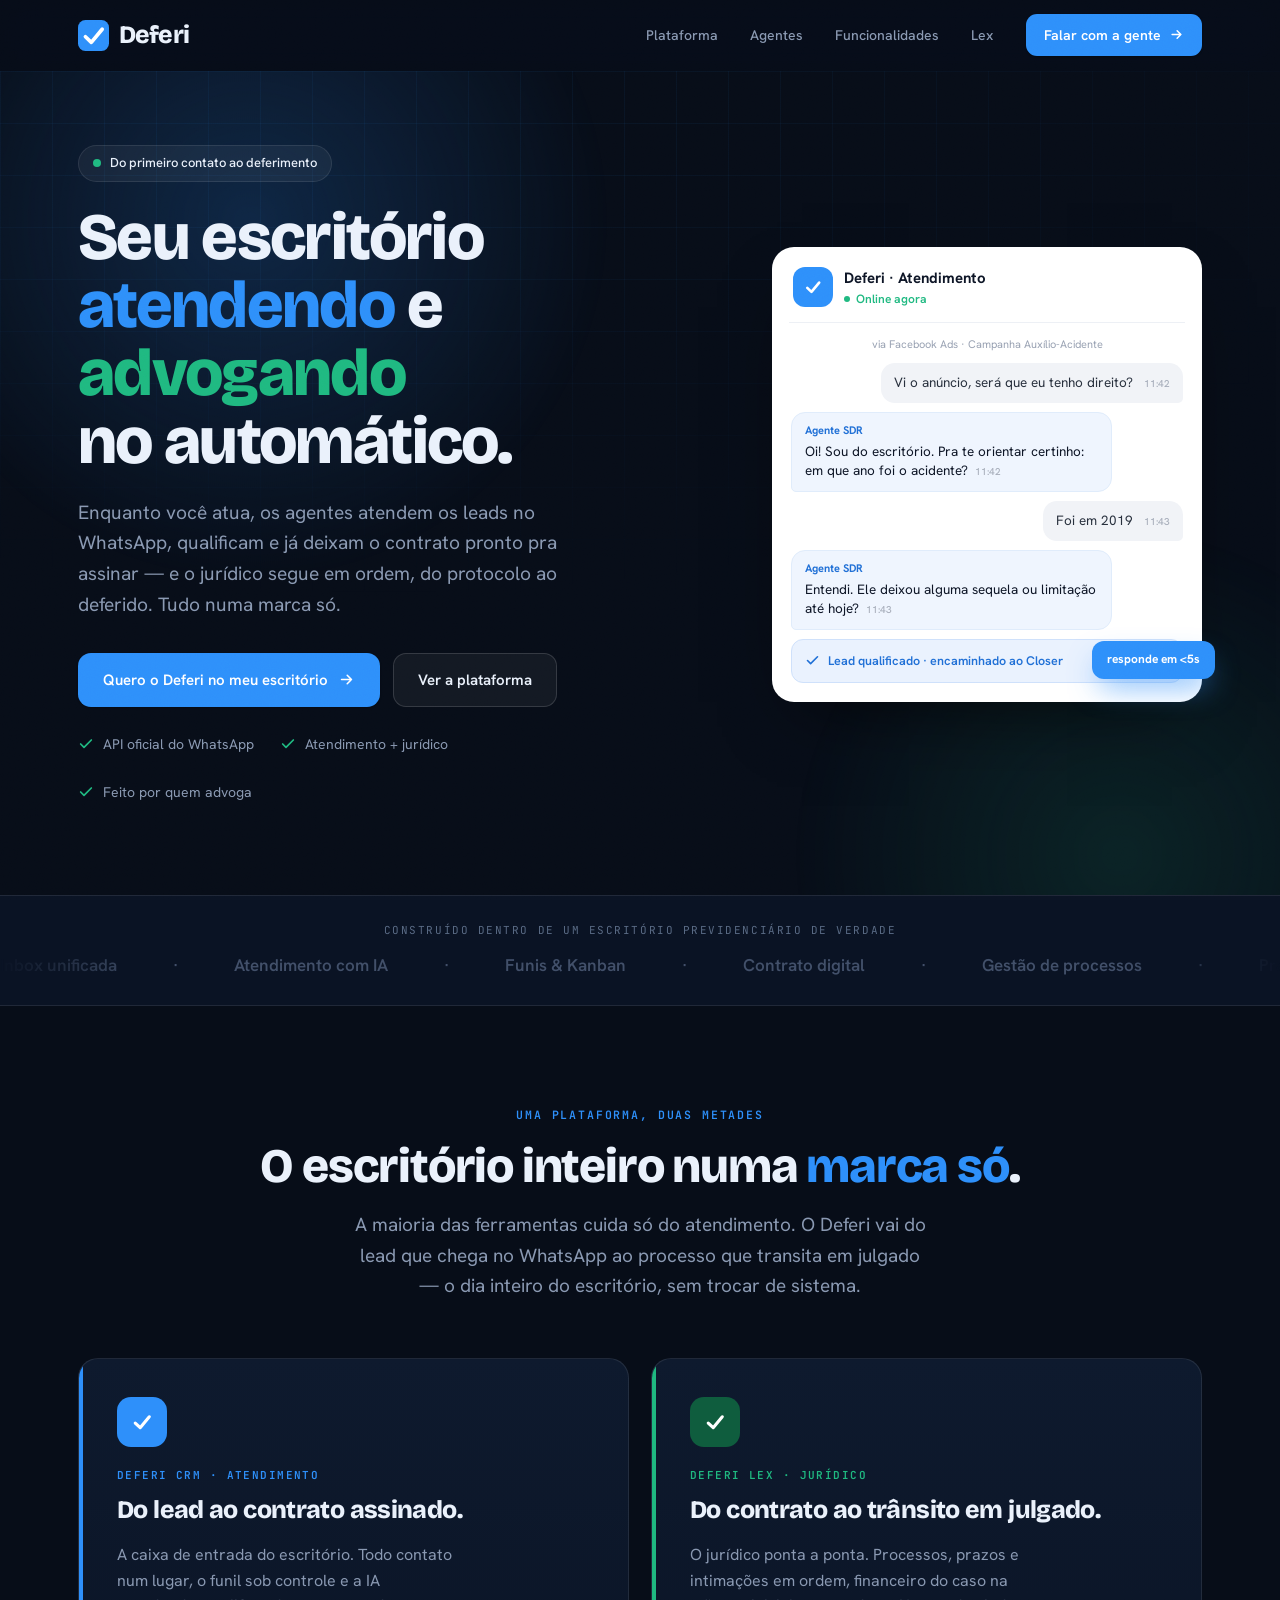
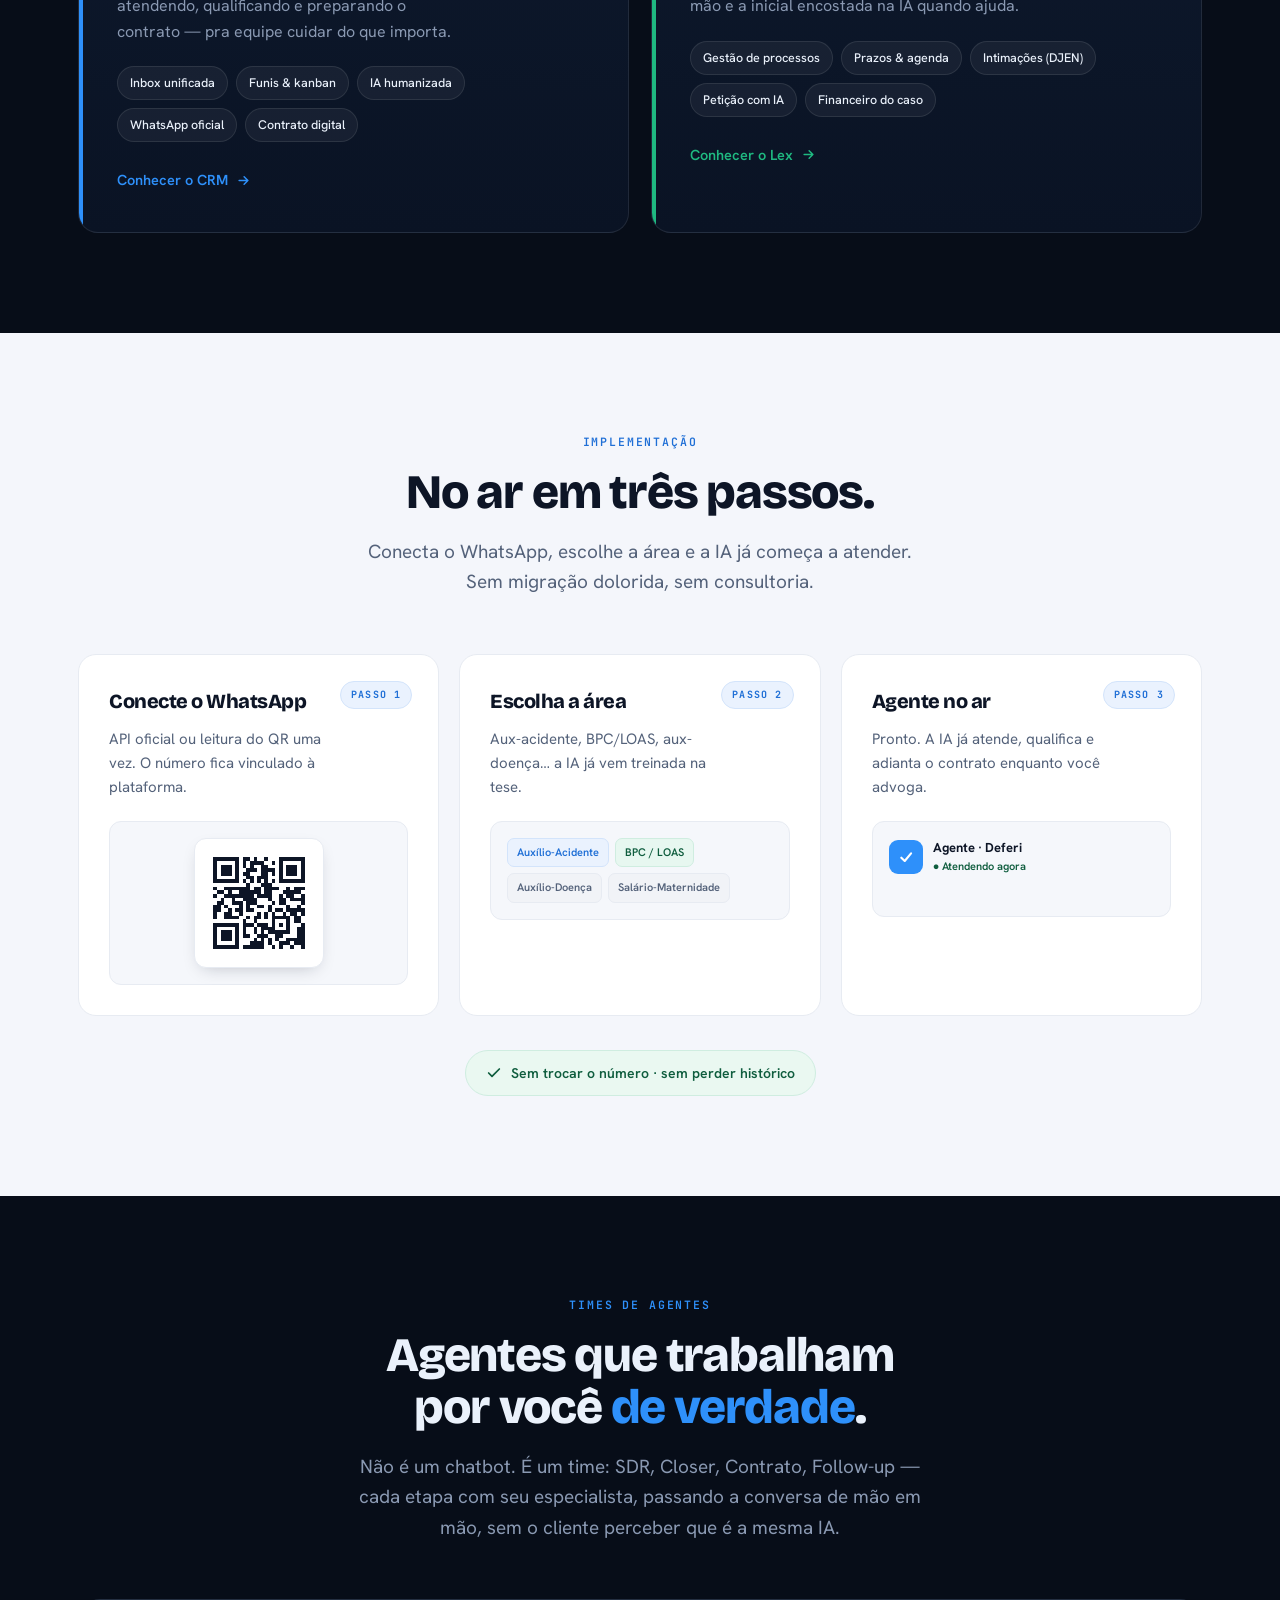
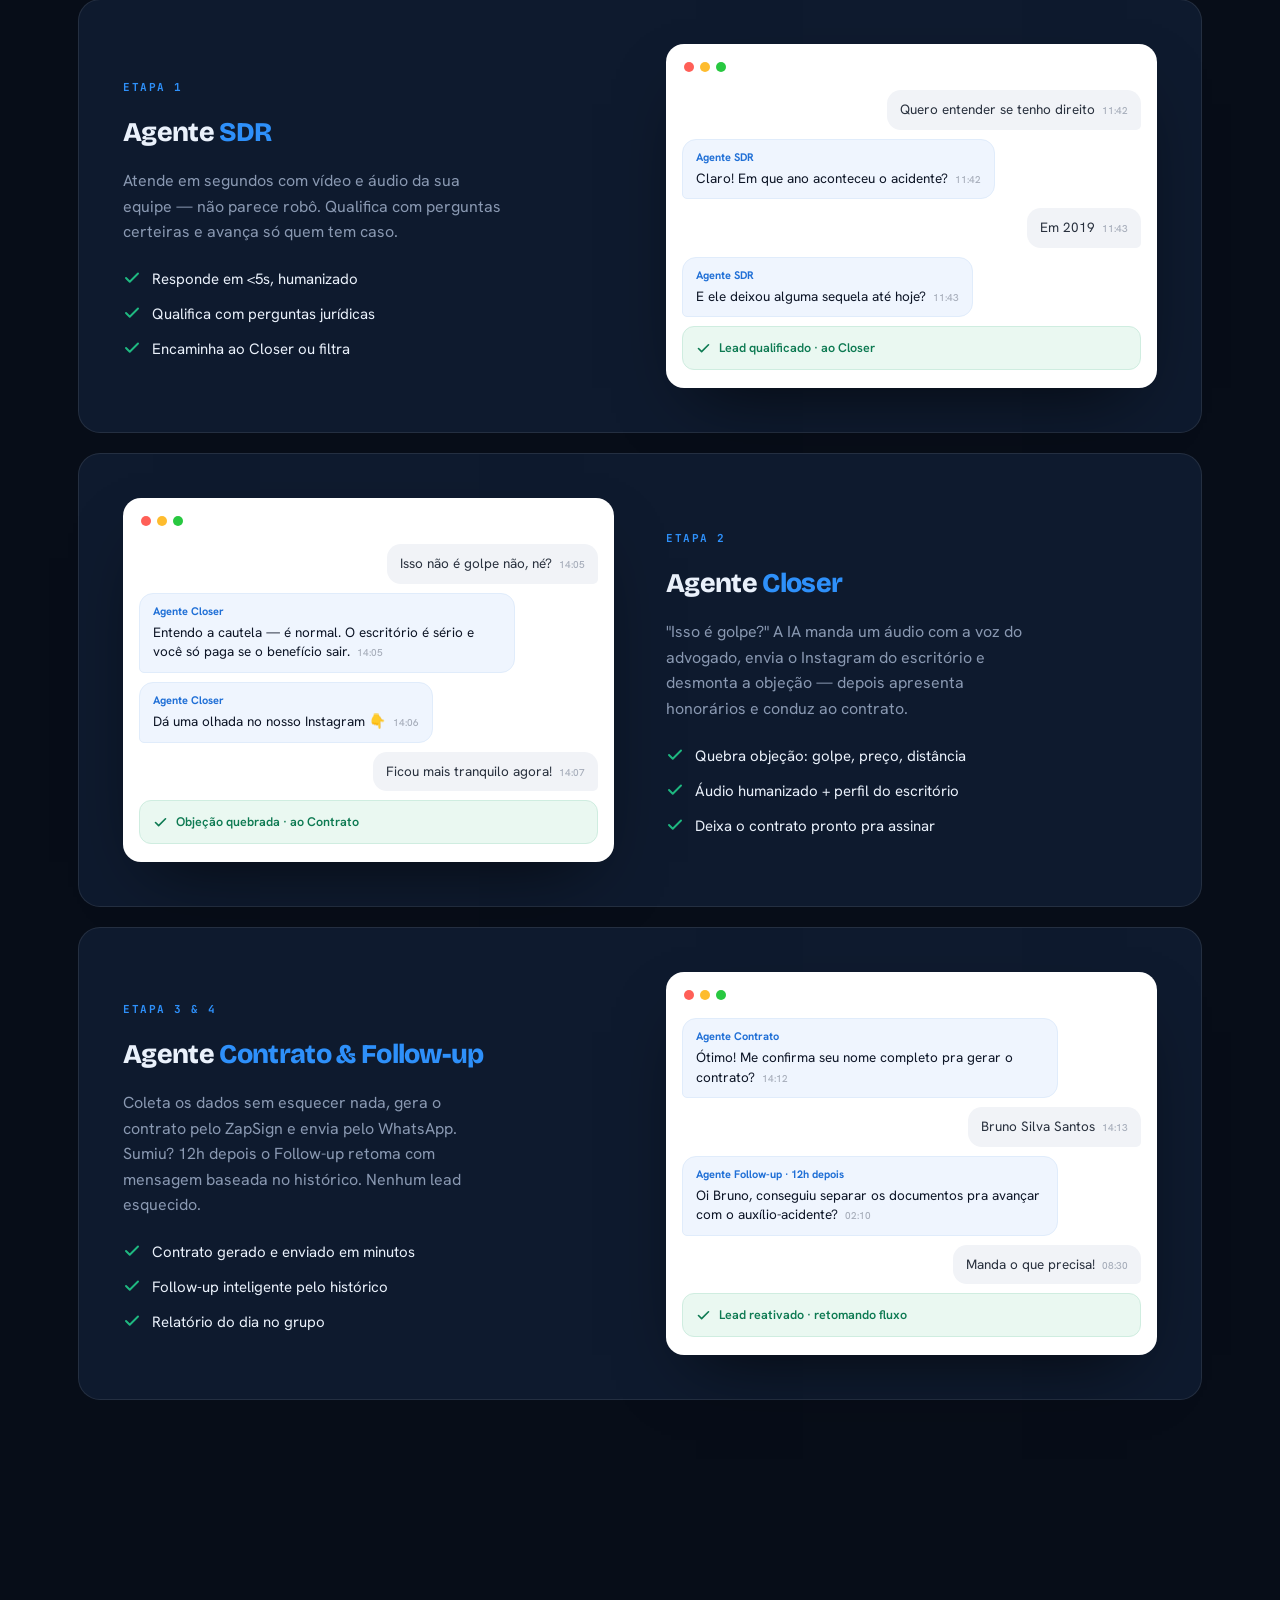
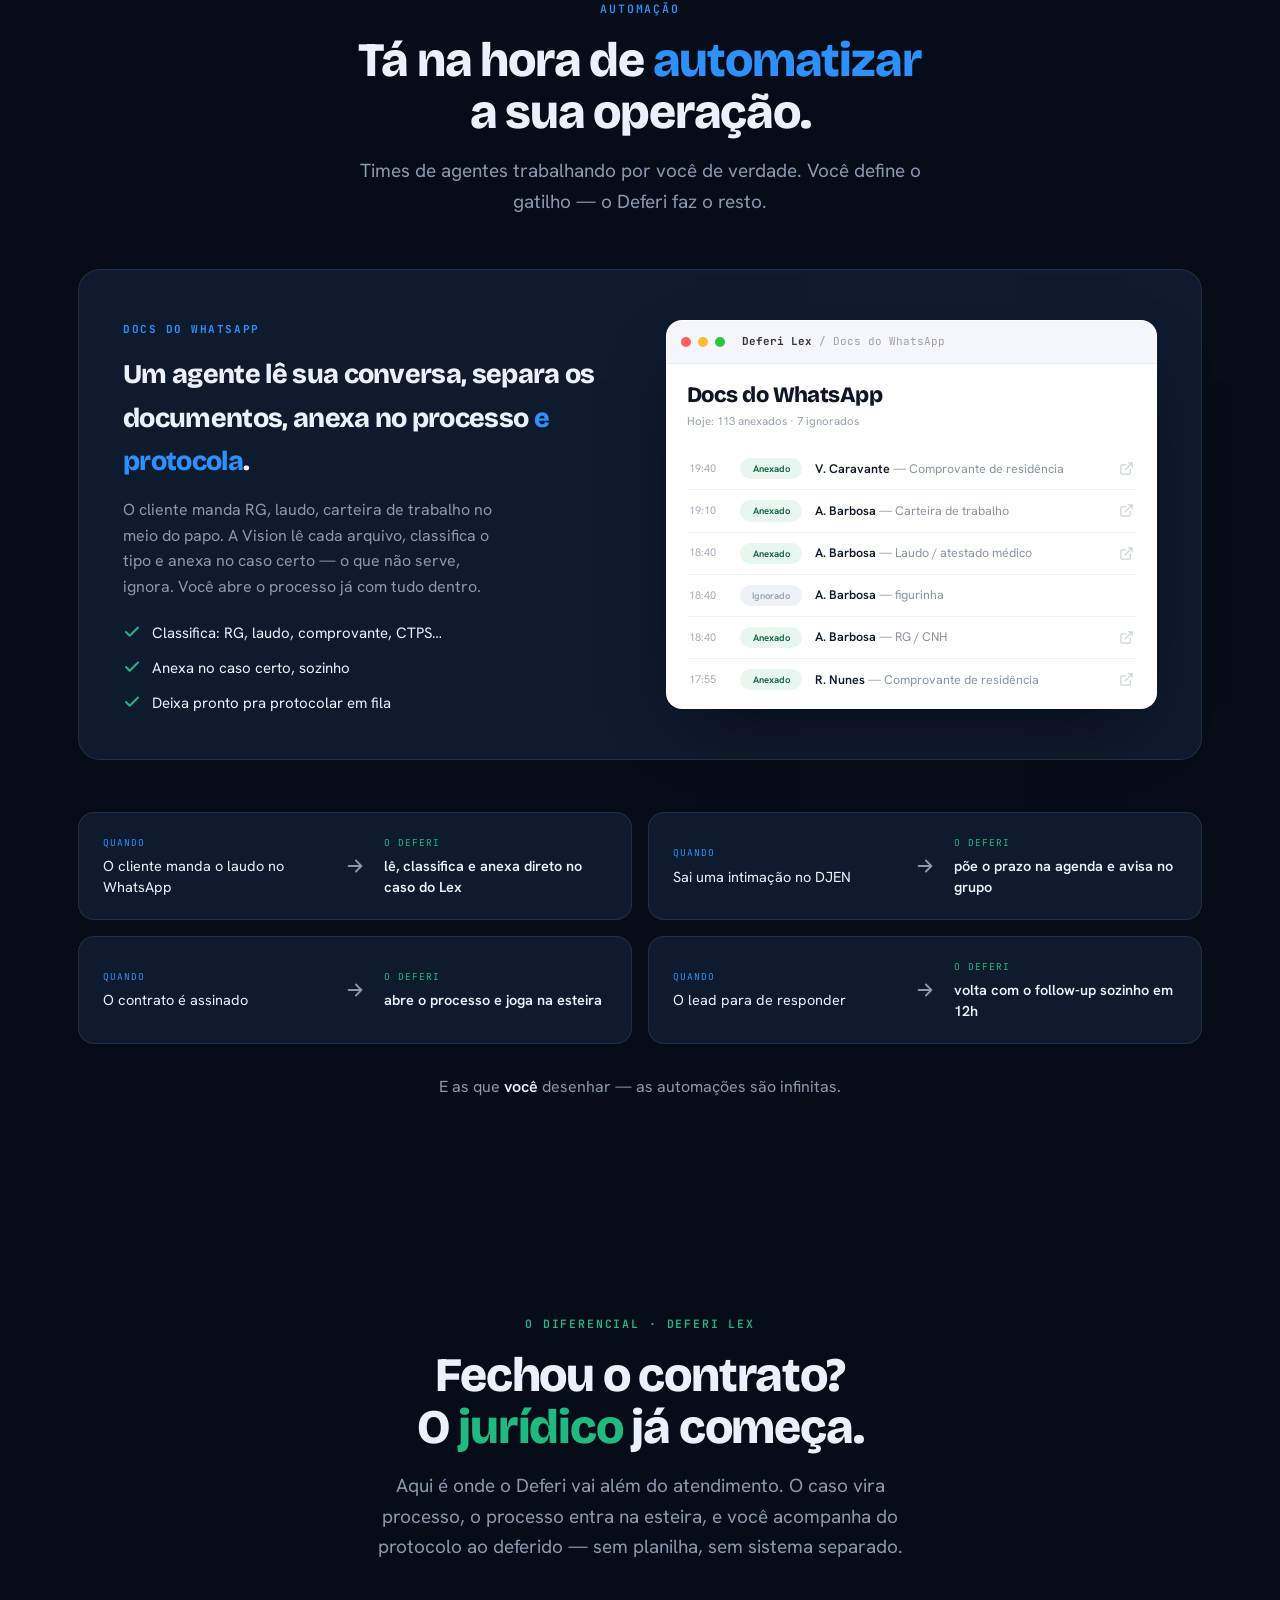
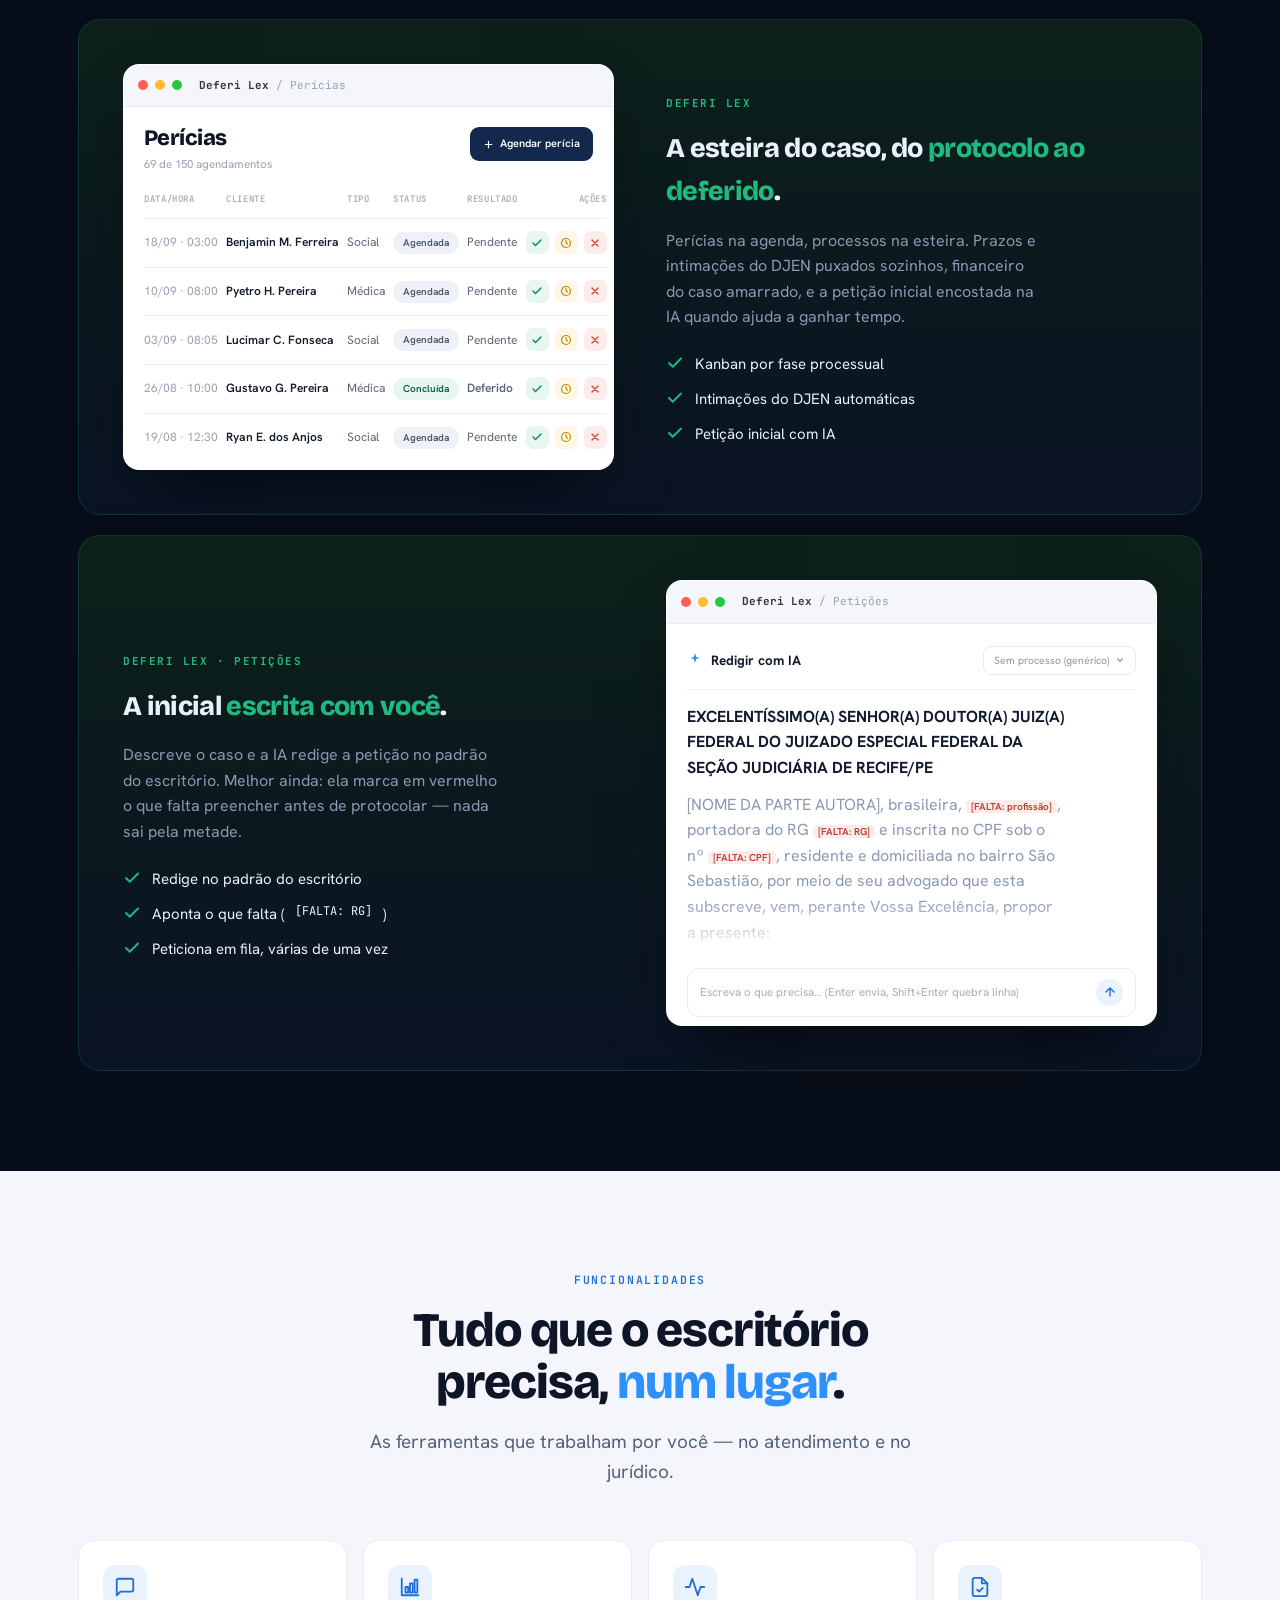
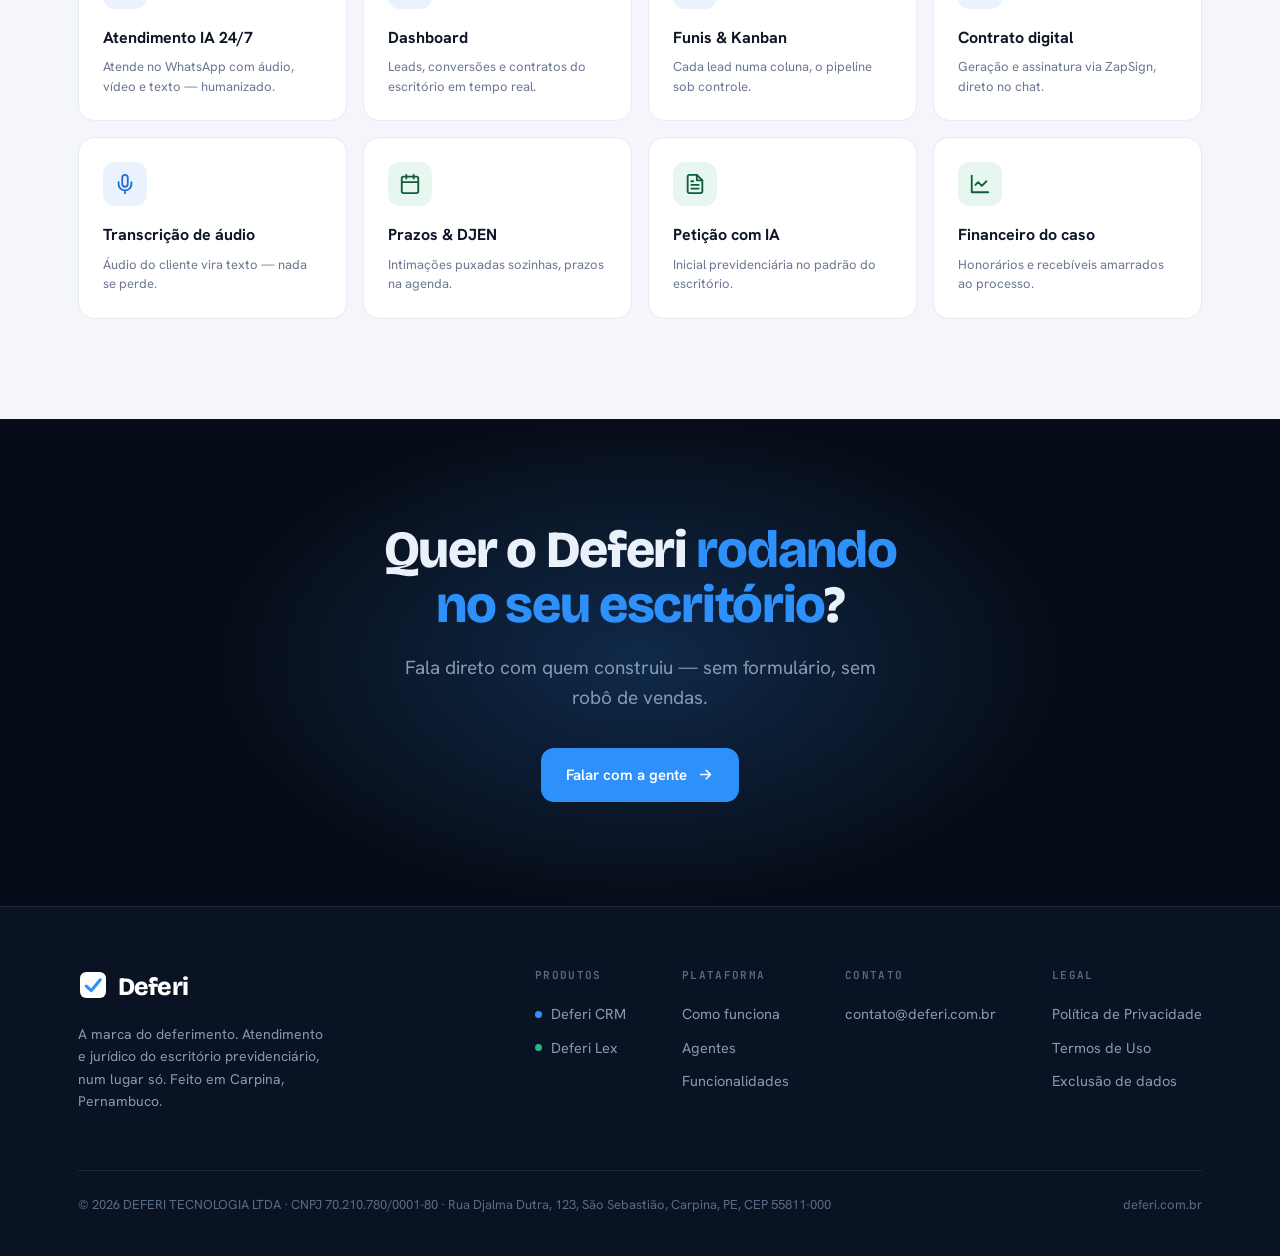
<file: index.html>
<!doctype html>
<html lang="pt-BR">
<head>
<meta charset="utf-8">
<meta name="viewport" content="width=device-width, initial-scale=1">
<meta name="facebook-domain-verification" content="b9i3lnem62tq24tkk934flt1h3ohcx" />
<title>Deferi — atendimento e jurídico do escritório previdenciário, num lugar só</title>
<meta name="description" content="Deferi é a plataforma que atende seus leads no WhatsApp com IA e conduz o jurídico do escritório previdenciário — do primeiro contato ao deferimento. CRM + Lex numa marca só.">
<link rel="icon" href="img/favicon.svg">
<meta property="og:title" content="Deferi">
<meta property="og:description" content="Do primeiro contato ao deferimento, num lugar só.">
<meta name="theme-color" content="#070D18">
<link rel="preconnect" href="https://fonts.googleapis.com">
<link rel="preconnect" href="https://fonts.gstatic.com" crossorigin>
<link href="https://fonts.googleapis.com/css2?family=Bricolage+Grotesque:opsz,wght@12..96,600;12..96,700;12..96,800&family=Hanken+Grotesk:wght@400;450;500;600;700&family=JetBrains+Mono:wght@500;600&display=swap" rel="stylesheet">
<style>
  :root{
    --bg:#070D18; --bg2:#0A1324; --panel:#0E1A2E; --panel2:#13223B;
    --line:rgba(255,255,255,.09); --line2:rgba(255,255,255,.14);
    --ink:#EAF1FB; --mut:#8A99B2; --faint:#5A6B85;
    --blue:#2E90FA; --blue-d:#1F6FD6; --navy:#12294D;
    --green:#1FB981; --green-d:#0F5D3E; --spark:#E0894A;
    --paper:#F4F6FB; --white:#FFFFFF;
    --mono:"JetBrains Mono",ui-monospace,"SF Mono",Menlo,monospace;
    --sans:"Hanken Grotesk",-apple-system,BlinkMacSystemFont,"Segoe UI",sans-serif;
    --display:"Bricolage Grotesque","Hanken Grotesk",-apple-system,sans-serif;
    --maxw:1180px; --ease:cubic-bezier(.2,.7,.2,1);
    --shadow:0 30px 70px -30px rgba(0,0,0,.7);
    color-scheme:dark;
  }
  *{box-sizing:border-box}
  html{-webkit-text-size-adjust:100%;scroll-behavior:smooth;overflow-x:hidden}
  body{margin:0;overflow-x:hidden;background:var(--bg);color:var(--ink);
    font-family:var(--sans);font-size:17px;line-height:1.6;
    -webkit-font-smoothing:antialiased;text-rendering:optimizeLegibility;
    font-feature-settings:"cv05" 1,"ss01" 1,"liga" 1,"calt" 1;}
  ::selection{background:var(--blue);color:#fff}
  :focus-visible{outline:2px solid var(--blue);outline-offset:3px;border-radius:6px}
  body::after{content:"";position:fixed;inset:0;z-index:9999;pointer-events:none;opacity:.05;mix-blend-mode:overlay;
    background-image:url("data:image/svg+xml,%3Csvg xmlns='http://www.w3.org/2000/svg' width='160' height='160'%3E%3Cfilter id='n'%3E%3CfeTurbulence type='fractalNoise' baseFrequency='.85' numOctaves='2' stitchTiles='stitch'/%3E%3C/filter%3E%3Crect width='100%25' height='100%25' filter='url(%23n)'/%3E%3C/svg%3E")}
  a{color:inherit;text-decoration:none}
  img,svg{display:block;max-width:100%}
  .wrap{max-width:var(--maxw);margin:0 auto;padding:0 28px}
  .eyebrow{font-family:var(--mono);font-size:11.5px;font-weight:600;letter-spacing:.16em;
    text-transform:uppercase;color:var(--blue);display:block}
  h1,h2,h3{font-family:var(--display);letter-spacing:-.025em;font-weight:800;margin:0}

  /* ---- NAV ---- */
  header{position:sticky;top:0;z-index:100;
    background:rgba(7,13,24,.72);backdrop-filter:saturate(1.6) blur(16px);
    -webkit-backdrop-filter:saturate(1.6) blur(16px);
    border-bottom:1px solid transparent;transition:border-color .3s,background .3s}
  header.scrolled{border-bottom-color:var(--line);background:rgba(7,13,24,.9)}
  .nav{display:flex;align-items:center;justify-content:space-between;height:70px;gap:20px}
  .brand-ico svg{width:100%;height:100%;display:block}
  .nav-mid{display:flex;gap:6px;margin-left:auto}
  .nav-mid a{font-size:14px;font-weight:500;color:var(--mut);padding:8px 13px;border-radius:9px;
    transition:color .2s,background .2s}
  .nav-mid a:hover{color:var(--ink);background:rgba(255,255,255,.05)}
  .nav-cta{display:inline-flex;align-items:center;gap:8px;font-size:14px;font-weight:600;
    padding:10px 18px;border-radius:11px;background:var(--blue);color:#fff;
    box-shadow:0 1px 2px rgba(0,0,0,.3);transition:transform .25s var(--ease),box-shadow .25s}
  .nav-cta:hover{transform:translateY(-1px);box-shadow:0 12px 26px -10px rgba(46,144,250,.7)}
  .dot{width:7px;height:7px;border-radius:50%;display:inline-block;flex:none}
  .dot.b{background:var(--blue)}.dot.g{background:var(--green)}
  @media(max-width:900px){.nav-mid{display:none}}

  /* ---- buttons ---- */
  .btn{display:inline-flex;align-items:center;justify-content:center;gap:10px;font-weight:600;
    font-size:15px;padding:14px 24px;border-radius:13px;transition:transform .25s var(--ease),box-shadow .25s,background .2s,border-color .2s;cursor:pointer;border:1px solid transparent}
  .btn .arw{transition:transform .25s var(--ease)}
  .btn:hover .arw{transform:translateX(5px)}
  .btn-primary{background:var(--blue);color:#fff;box-shadow:0 1px 2px rgba(0,0,0,.3)}
  .btn-primary:hover{transform:translateY(-2px);box-shadow:0 18px 38px -12px rgba(46,144,250,.7)}
  .btn-ghost{background:rgba(255,255,255,.05);color:var(--ink);border-color:var(--line2)}
  .btn-ghost:hover{background:rgba(255,255,255,.09)}
  .ticks{display:flex;gap:26px;flex-wrap:wrap;margin-top:26px}
  .tick{display:inline-flex;align-items:center;gap:9px;font-size:14px;color:var(--mut)}
  .tick svg{width:16px;height:16px;color:var(--green);flex:none}

  /* ---- HERO ---- */
  .hero{position:relative;overflow:hidden;padding:74px 0 92px}
  .hero-bg{position:absolute;inset:0;z-index:0;pointer-events:none}
  .hero-bg .grid{position:absolute;inset:0;
    background-image:linear-gradient(rgba(46,144,250,.06) 1px,transparent 1px),linear-gradient(90deg,rgba(46,144,250,.06) 1px,transparent 1px);
    background-size:52px 52px;-webkit-mask-image:radial-gradient(120% 90% at 30% 0%,#000 20%,transparent 72%);mask-image:radial-gradient(120% 90% at 30% 0%,#000 20%,transparent 72%)}
  .hero-bg .glow{position:absolute;top:-260px;left:-160px;width:820px;height:820px;border-radius:50%;
    background:radial-gradient(circle,rgba(46,144,250,.20),transparent 62%);filter:blur(6px)}
  .hero-bg .glow2{position:absolute;bottom:-320px;right:-200px;width:720px;height:720px;border-radius:50%;
    background:radial-gradient(circle,rgba(31,185,129,.13),transparent 64%);filter:blur(10px)}
  .hero-in{position:relative;z-index:1;display:grid;grid-template-columns:1.02fr .98fr;gap:56px;align-items:center}
  .badge{display:inline-flex;align-items:center;gap:9px;font-size:13px;font-weight:500;color:var(--ink);
    background:rgba(255,255,255,.05);border:1px solid var(--line);padding:7px 14px;border-radius:999px}
  .badge .pulse{width:8px;height:8px;border-radius:50%;background:var(--green);box-shadow:0 0 0 0 rgba(31,185,129,.6);animation:pulse 2.4s infinite}
  @keyframes pulse{0%{box-shadow:0 0 0 0 rgba(31,185,129,.5)}70%{box-shadow:0 0 0 9px rgba(31,185,129,0)}100%{box-shadow:0 0 0 0 rgba(31,185,129,0)}}
  .hero h1{font-size:clamp(40px,5.6vw,66px);line-height:1.03;margin:22px 0 0;text-wrap:balance}
  .hero h1 .b{color:var(--blue)}
  .hero h1 .g{color:var(--green)}
  .brand{display:flex;align-items:center;gap:10px}
  .brand-ico{width:31px;height:31px;flex:none}
  .brand-wm{font-family:var(--display);font-weight:800;font-size:25px;letter-spacing:-.035em;color:var(--ink)}
  .hero .lead{margin:22px 0 0;font-size:clamp(17px,1.5vw,20px);color:var(--mut);max-width:44ch;line-height:1.6}
  .hero-actions{display:flex;gap:13px;flex-wrap:wrap;margin-top:32px}

  /* ---- chat mockup ---- */
  .phone{position:relative;background:var(--white);border-radius:22px;box-shadow:var(--shadow);
    padding:18px 16px 16px;color:#0d1526;max-width:430px;margin-left:auto;
    border:1px solid rgba(255,255,255,.6)}
  .phone .ph-head{display:flex;align-items:center;gap:11px;padding:0 4px 13px;border-bottom:1px solid #EDF0F5}
  .ph-av{width:40px;height:40px;border-radius:12px;flex:none;display:grid;place-items:center;
    background:var(--blue)}
  .ph-av svg{width:22px;height:22px}
  .ph-name{font-weight:700;font-size:15px}
  .ph-status{font-size:12px;color:var(--green);font-weight:600;display:flex;align-items:center;gap:6px}
  .ph-status .dot{width:6px;height:6px;background:var(--green)}
  .ph-src{text-align:center;font-size:11px;color:#98a1b2;margin:13px 0 4px}
  .msgs{display:flex;flex-direction:column;gap:9px;padding:6px 2px 2px}
  .b-in,.b-out{max-width:82%;padding:10px 13px;border-radius:14px;font-size:13.5px;line-height:1.45}
  .b-in{align-self:flex-start;background:#EFF5FE;border:1px solid #E0ECFB;border-bottom-left-radius:5px}
  .b-out{align-self:flex-end;background:#F1F3F7;border-bottom-right-radius:5px;color:#28303d}
  .b-in .who{font-size:11px;font-weight:700;color:var(--blue-d);display:block;margin-bottom:3px}
  .b-time{font-size:10px;color:#a6adba;margin-left:7px;font-weight:500}
  .b-flag{align-self:stretch;background:#EAF8F1;border:1px solid #CFEDE0;border-radius:12px;
    padding:11px 13px;font-size:12.5px;color:#0d7a52;font-weight:600;display:flex;align-items:center;gap:8px}
  .b-flag.blue{background:#EAF2FE;border-color:#CFE1FB;color:var(--blue-d)}
  .b-badge{position:absolute;right:-14px;bottom:22px;background:var(--blue);color:#fff;
    font-size:12px;font-weight:700;padding:9px 15px;border-radius:12px;box-shadow:0 14px 30px -8px rgba(46,144,250,.7)}

  /* ---- proof marquee ---- */
  .proof{border-top:1px solid var(--line);border-bottom:1px solid var(--line);background:var(--bg2)}
  .proof .cap{text-align:center;font-family:var(--mono);font-size:11px;letter-spacing:.14em;
    text-transform:uppercase;color:var(--faint);padding:26px 0 4px}
  .marq{overflow:hidden;padding:8px 0 26px;-webkit-mask-image:linear-gradient(90deg,transparent,#000 12%,#000 88%,transparent);mask-image:linear-gradient(90deg,transparent,#000 12%,#000 88%,transparent)}
  .marq-in{display:flex;gap:56px;white-space:nowrap;width:max-content;animation:marq 34s linear infinite}
  .marq-in span{font-size:17px;font-weight:600;color:#42506a}
  @keyframes marq{to{transform:translateX(-50%)}}
  @media(prefers-reduced-motion:reduce){.marq-in{animation:none}}

  /* ---- sections ---- */
  section{position:relative}
  .sec{padding:100px 0}
  .sec-head{text-align:center;max-width:760px;margin:0 auto}
  .sec-head h2{font-size:clamp(30px,4.2vw,48px);line-height:1.08;margin:16px 0 0;text-wrap:balance}
  .sec-head h2 .b{color:var(--blue)}.sec-head h2 .g{color:var(--green)}
  .sec-head p{color:var(--mut);font-size:19px;margin:18px auto 0;max-width:52ch}
  .light{background:var(--paper);color:#0d1526}
  .light .eyebrow{color:var(--blue-d)}
  .light .sec-head p{color:#54627a}

  /* two halves */
  .halves{display:grid;grid-template-columns:1fr 1fr;gap:22px;margin-top:56px}
  .half{position:relative;border-radius:20px;padding:38px;overflow:hidden;border:1px solid var(--line);
    background:linear-gradient(180deg,var(--panel),var(--bg2));transition:transform .3s var(--ease),border-color .3s}
  .half:hover{transform:translateY(-4px);border-color:var(--line2)}
  .half::before{content:"";position:absolute;inset:0 auto 0 0;width:4px}
  .half.crm::before{background:var(--blue)}.half.lex::before{background:var(--green)}
  .half .hicon{width:50px;height:50px;border-radius:14px;display:grid;place-items:center}
  .half.crm .hicon{background:var(--blue)}.half.lex .hicon{background:var(--green-d)}
  .half .hicon svg{width:26px;height:26px}
  .half .tag{font-family:var(--mono);font-size:11px;font-weight:600;letter-spacing:.13em;text-transform:uppercase;margin-top:20px;display:block}
  .half.crm .tag{color:var(--blue)}.half.lex .tag{color:var(--green)}
  .half h3{font-size:25px;margin:6px 0 0}
  .half p{color:var(--mut);font-size:16px;margin:12px 0 0;max-width:38ch}
  .half ul{list-style:none;margin:22px 0 0;padding:0;display:flex;flex-wrap:wrap;gap:8px}
  .half li{font-size:12.5px;font-weight:500;color:var(--ink);background:rgba(255,255,255,.05);
    border:1px solid var(--line);padding:6px 12px;border-radius:999px}
  .half .go{margin-top:26px;display:inline-flex;align-items:center;gap:8px;font-weight:600;font-size:14.5px}
  .half.crm .go{color:var(--blue)}.half.lex .go{color:var(--green)}
  .half .go .arw{transition:transform .25s var(--ease)}
  .half:hover .go .arw{transform:translateX(5px)}

  /* steps */
  .steps{display:grid;grid-template-columns:repeat(3,1fr);gap:20px;margin-top:56px}
  .step{background:var(--white);border:1px solid #E7EBF2;border-radius:18px;padding:30px;position:relative;
    transition:transform .3s var(--ease),box-shadow .3s}
  .step:hover{transform:translateY(-4px);box-shadow:0 26px 50px -30px rgba(13,21,38,.35)}
  .step .pass{position:absolute;top:26px;right:26px;font-family:var(--mono);font-size:10px;font-weight:700;
    letter-spacing:.12em;color:var(--blue-d);background:#EAF2FE;border:1px solid #D3E4FB;padding:5px 10px;border-radius:999px}
  .step h3{font-size:20px;color:#0d1526}
  .step p{color:#54627a;font-size:15px;margin:10px 0 0;max-width:30ch}
  .step .mini{margin-top:22px;background:#F5F7FB;border:1px solid #E7EBF2;border-radius:12px;padding:16px;min-height:96px}
  .impl-note{display:flex;justify-content:center;margin-top:34px}
  .impl-note span{display:inline-flex;align-items:center;gap:9px;font-size:14px;font-weight:600;color:var(--green-d);
    background:#EAF8F1;border:1px solid #CFEDE0;padding:11px 20px;border-radius:999px}

  /* agent flow */
  .flow{display:flex;flex-direction:column;gap:20px;margin-top:56px}
  .agent{display:grid;grid-template-columns:1fr 1fr;gap:52px;align-items:center;
    background:var(--panel);border:1px solid var(--line);border-radius:22px;padding:44px}
  .agent.rev{direction:rtl}.agent.rev>*{direction:ltr}
  .agent .step-e{font-family:var(--mono);font-size:11px;font-weight:700;letter-spacing:.14em;color:var(--blue);text-transform:uppercase}
  .agent h3{font-size:27px;margin:12px 0 0}.agent h3 .b{color:var(--blue)}
  .agent p{color:var(--mut);font-size:16px;margin:14px 0 0;line-height:1.6;max-width:42ch}
  .agent .checks{list-style:none;margin:22px 0 0;padding:0;display:flex;flex-direction:column;gap:11px}
  .agent .checks li{display:flex;align-items:flex-start;gap:11px;font-size:15px;color:var(--ink)}
  .agent .checks svg{width:18px;height:18px;color:var(--green);flex:none;margin-top:2px}
  .mock{background:var(--white);border-radius:18px;padding:16px 14px;box-shadow:var(--shadow);color:#0d1526}
  .mock .mk-top{display:flex;gap:6px;padding:2px 4px 12px}
  .mock .mk-top i{width:10px;height:10px;border-radius:50%;display:block}
  .mock .mk-top i:nth-child(1){background:#ff5f57}.mock .mk-top i:nth-child(2){background:#febc2e}.mock .mk-top i:nth-child(3){background:#28c840}

  /* lex mock */
  .lexrow .agent{background:linear-gradient(180deg,#0c2019,#0A1324);border-color:rgba(31,185,129,.18)}
  .lexrow .step-e{color:var(--green)}
  .lexrow h3 .b{color:var(--green)}
  /* Lex app-window mockup (tela real de Perícias) */
  .appwin{background:#fff;border-radius:16px;box-shadow:var(--shadow);overflow:hidden;color:#0d1526;border:1px solid rgba(255,255,255,.55)}
  .aw-bar{display:flex;align-items:center;gap:7px;padding:12px 14px;background:#F4F6FB;border-bottom:1px solid #E7EBF2}
  .aw-bar i{width:10px;height:10px;border-radius:50%;display:block}
  .aw-bar i:nth-child(1){background:#ff5f57}.aw-bar i:nth-child(2){background:#febc2e}.aw-bar i:nth-child(3){background:#28c840}
  .aw-crumb{margin-left:10px;font-size:11px;color:#98a1b2;font-family:var(--mono)}
  .aw-crumb b{color:#334}
  .aw-body{padding:20px 20px 8px}
  .aw-head{display:flex;align-items:flex-start;justify-content:space-between;gap:12px;margin-bottom:18px}
  .aw-title{font-family:var(--display);font-size:22px;font-weight:800;letter-spacing:-.025em;line-height:1}
  .aw-sub{font-size:11.5px;color:#98a1b2;margin-top:6px}
  .aw-btn{font-size:11px;font-weight:600;color:#fff;background:var(--navy);padding:8px 13px;border-radius:9px;display:inline-flex;align-items:center;gap:6px;white-space:nowrap}
  .aw-tbl{width:100%;border-collapse:collapse;font-size:12px}
  .aw-tbl th{text-align:left;font-size:9px;font-weight:600;letter-spacing:.07em;text-transform:uppercase;color:#a6adba;padding:0 8px 12px 0;font-family:var(--mono)}
  .aw-tbl th:last-child,.aw-tbl td:last-child{text-align:right;padding-right:0}
  .aw-tbl td{padding:12px 8px 12px 0;border-top:1px solid #EEF1F6;color:#5a6678;vertical-align:middle;white-space:nowrap}
  .aw-tbl .nm{font-weight:600;color:#101a2c}
  .aw-tbl .dt{color:#98a1b2;font-variant-numeric:tabular-nums}
  .pill{display:inline-block;font-size:10px;font-weight:600;padding:3px 10px;border-radius:999px}
  .pill.ag{background:#EEF1F6;color:#48566b}
  .pill.df{background:#E7F7F0;color:#0F5D3E}
  .res-p{color:#a6adba}.res-d{color:#0F5D3E;font-weight:600}
  .aw-acts{display:inline-flex;gap:6px;justify-content:flex-end}
  .aw-acts b{width:23px;height:23px;border-radius:7px;display:grid;place-items:center}
  .aw-acts .ok{background:#E7F7F0;color:#0F8A5E}.aw-acts .wt{background:#FEF6E7;color:#C08A00}.aw-acts .no{background:#FDECEC;color:#D0503E}
  .aw-acts b svg{width:12px;height:12px}
  @media(max-width:1080px){.aw-res{display:none}}
  /* petição "Redigir com IA" */
  .pet-head{display:flex;align-items:center;justify-content:space-between;gap:10px;padding:2px 0 14px;border-bottom:1px solid #EEF1F6;margin-bottom:14px}
  .pet-ai{display:inline-flex;align-items:center;gap:8px;font-weight:700;font-size:13.5px;color:#101a2c}
  .pet-ai .spark{color:var(--blue);width:16px;height:16px}
  .pet-sel{font-size:10.5px;color:#8a94a6;border:1px solid #E7EBF2;border-radius:8px;padding:5px 10px;display:inline-flex;gap:6px;align-items:center;white-space:nowrap}
  .pet-doc{font-size:11px;line-height:1.72;color:#48566b;max-height:250px;overflow:hidden;
    -webkit-mask-image:linear-gradient(#000 78%,transparent);mask-image:linear-gradient(#000 78%,transparent)}
  .pet-doc p{margin:0 0 11px}
  .pet-doc .h{font-weight:700;color:#101a2c}
  .pet-doc .falta{background:#FDECEC;color:#C0392B;border-radius:4px;padding:0 5px;font-weight:600;font-size:10px}
  .pet-bar{margin-top:14px;display:flex;align-items:center;gap:8px;border:1px solid #E7EBF2;border-radius:12px;padding:10px 12px;color:#a6adba;font-size:11.5px}
  .pet-bar .send{margin-left:auto;width:27px;height:27px;border-radius:50%;background:#EAF2FE;display:grid;place-items:center;color:var(--blue-d)}
  .pet-bar .send svg{width:14px;height:14px}

  /* automação */
  .auto-grid{display:grid;grid-template-columns:1fr 1fr;gap:16px;margin-top:52px}
  .auto{display:flex;align-items:center;gap:18px;background:var(--panel);border:1px solid var(--line);
    border-radius:16px;padding:22px 24px;transition:transform .3s var(--ease),border-color .3s}
  .auto:hover{transform:translateY(-3px);border-color:var(--line2)}
  .auto .cell{flex:1;min-width:0}
  .auto .k{font-family:var(--mono);font-size:9.5px;letter-spacing:.11em;text-transform:uppercase;display:block;margin-bottom:6px}
  .auto .when .k{color:var(--blue)}
  .auto .then .k{color:var(--green)}
  .auto .cell p{margin:0;font-size:14.5px;line-height:1.4;color:var(--ink)}
  .auto .then p{font-weight:600}
  .auto .arw2{flex:none;color:var(--mut);width:22px;height:22px}
  .auto-more{text-align:center;margin-top:30px;font-size:16px;color:var(--mut)}
  .auto-more b{color:var(--ink);font-weight:600}
  /* Docs do WhatsApp ledger */
  .wa-list{display:flex;flex-direction:column;margin-top:4px}
  .wa-row{display:flex;align-items:center;gap:13px;padding:10px 2px;border-top:1px solid #EEF1F6;font-size:12.5px}
  .wa-row:first-child{border-top:0}
  .wa-time{color:#a6adba;font-variant-numeric:tabular-nums;font-size:11px;width:38px;flex:none}
  .wa-badge{font-size:9.5px;font-weight:600;padding:3px 9px;border-radius:999px;flex:none;width:62px;text-align:center}
  .wa-badge.on{background:#E7F7F0;color:#0F5D3E}
  .wa-badge.off{background:#EEF1F6;color:#98a1b2}
  .wa-doc{color:#8a94a6;overflow:hidden;text-overflow:ellipsis;white-space:nowrap;min-width:0}
  .wa-doc b{color:#101a2c;font-weight:600}
  .wa-ext{margin-left:auto;color:#cbd3de;flex:none;width:15px;height:15px}
  @media(max-width:760px){.auto-grid{grid-template-columns:1fr}.auto{flex-direction:column;align-items:stretch;gap:12px}.auto .arw2{transform:rotate(90deg);align-self:center}}

  /* features grid */
  .feat{display:grid;grid-template-columns:repeat(4,1fr);gap:16px;margin-top:52px}
  .fcard{background:var(--white);border:1px solid #E7EBF2;border-radius:16px;padding:24px;
    transition:transform .28s var(--ease),box-shadow .28s,border-color .28s}
  .fcard:hover{transform:translateY(-3px);border-color:#C9D8EF;box-shadow:0 22px 44px -28px rgba(13,21,38,.4)}
  .fcard .fi{width:44px;height:44px;border-radius:12px;background:#EAF2FE;display:grid;place-items:center;margin-bottom:16px}
  .fcard .fi svg{width:22px;height:22px;color:var(--blue-d)}
  .fcard.g .fi{background:#E7F7F0}.fcard.g .fi svg{color:var(--green-d)}
  .fcard h4{font-size:16px;color:#0d1526;margin:0}
  .fcard p{font-size:13px;color:#6b7890;margin:7px 0 0;line-height:1.5}
  @media(max-width:980px){.feat{grid-template-columns:repeat(2,1fr)}}

  /* CTA */
  .cta{position:relative;overflow:hidden;text-align:center;padding:104px 0}
  .cta .glow{position:absolute;top:50%;left:50%;transform:translate(-50%,-50%);width:900px;height:520px;
    background:radial-gradient(ellipse,rgba(46,144,250,.22),transparent 66%);pointer-events:none}
  .cta-in{position:relative;z-index:1;max-width:720px;margin:0 auto}
  .cta h2{font-size:clamp(32px,4.6vw,52px);line-height:1.06;text-wrap:balance}
  .cta h2 .b{color:var(--blue)}
  .cta p{color:var(--mut);font-size:19px;margin:20px auto 0;max-width:46ch}
  .cta .btn{margin-top:34px}

  /* footer */
  footer{background:var(--bg2);border-top:1px solid var(--line);padding:60px 0 40px;color:var(--mut)}
  .foot{display:flex;justify-content:space-between;gap:44px;flex-wrap:wrap}
  .foot .fl svg{height:26px}
  .foot .fnote{font-size:14px;line-height:1.6;max-width:32ch;margin-top:16px}
  .foot-cols{display:flex;gap:56px;flex-wrap:wrap}
  .fcol h4{font-family:var(--mono);font-size:11px;letter-spacing:.12em;text-transform:uppercase;color:var(--faint);margin:0 0 13px;font-weight:600}
  .fcol a{display:flex;align-items:center;gap:9px;font-size:14.5px;color:var(--mut);padding:5px 0;transition:color .2s}
  .fcol a:hover{color:var(--ink)}
  .foot-bot{margin-top:44px;padding-top:24px;border-top:1px solid var(--line);
    display:flex;justify-content:space-between;gap:16px;flex-wrap:wrap;font-size:13px;color:var(--faint)}

  /* reveal */
  .js .reveal{opacity:0;transform:translateY(20px);transition:opacity .7s var(--ease),transform .7s var(--ease)}
  .js .reveal.in{opacity:1;transform:none}
  @media(prefers-reduced-motion:reduce){.js .reveal{opacity:1!important;transform:none!important}html{scroll-behavior:auto}}

  @media(max-width:920px){
    .hero-in{grid-template-columns:1fr;gap:44px}
    .phone{margin:0 auto}
    .halves{grid-template-columns:1fr}
    .steps{grid-template-columns:1fr}
    .agent{grid-template-columns:1fr;gap:30px;padding:32px}
    .agent.rev{direction:ltr}
    .lex-col{grid-template-columns:1fr}
  }
  @media(max-width:560px){
    body{font-size:16px}
    .wrap{padding:0 20px}
    .sec{padding:72px 0}
    .hero{padding:52px 0 68px}
    .hero-actions .btn{width:100%}
    .b-badge{right:8px}
  }
</style>
</head>
<body>
<header id="top">
  <div class="wrap nav">
    <a class="brand" href="#top" aria-label="Deferi">
      <span class="brand-ico"><svg viewBox="0 0 100 100" aria-hidden="true"><rect width="100" height="100" rx="24" fill="#2E90FA"/><path d="M24 54 L43 72 L78 30" fill="none" stroke="#fff" stroke-width="12" stroke-linecap="round" stroke-linejoin="round"/></svg></span>
      <span class="brand-wm">Deferi</span>
    </a>
    <nav class="nav-mid">
      <a href="#plataforma">Plataforma</a>
      <a href="#agentes">Agentes</a>
      <a href="#funcionalidades">Funcionalidades</a>
      <a href="https://lex.deferi.com.br">Lex</a>
    </nav>
    <a class="nav-cta" href="#contato">Falar com a gente
      <svg class="arw" width="15" height="15" viewBox="0 0 24 24" fill="none" stroke="currentColor" stroke-width="2.4" stroke-linecap="round" stroke-linejoin="round"><path d="M5 12h14M13 6l6 6-6 6"/></svg>
    </a>
  </div>
</header>

<main>
  <!-- HERO -->
  <section class="hero">
    <div class="hero-bg"><div class="grid"></div><div class="glow"></div><div class="glow2"></div></div>
    <div class="wrap hero-in">
      <div>
        <span class="badge reveal"><span class="pulse"></span>Do primeiro contato ao deferimento</span>
        <h1 class="reveal">Seu escritório <span class="b">atendendo</span> e <span class="g">advogando</span> no automático.</h1>
        <p class="lead reveal">Enquanto você atua, os agentes atendem os leads no WhatsApp, qualificam e já deixam o contrato pronto pra assinar — e o jurídico segue em ordem, do protocolo ao deferido. Tudo numa marca só.</p>
        <div class="hero-actions reveal">
          <a class="btn btn-primary" href="#contato">Quero o Deferi no meu escritório
            <svg class="arw" width="17" height="17" viewBox="0 0 24 24" fill="none" stroke="currentColor" stroke-width="2.2" stroke-linecap="round" stroke-linejoin="round"><path d="M5 12h14M13 6l6 6-6 6"/></svg>
          </a>
          <a class="btn btn-ghost" href="#plataforma">Ver a plataforma</a>
        </div>
        <div class="ticks reveal">
          <span class="tick"><svg viewBox="0 0 24 24" fill="none" stroke="currentColor" stroke-width="2.6" stroke-linecap="round" stroke-linejoin="round"><path d="M20 6 9 17l-5-5"/></svg>API oficial do WhatsApp</span>
          <span class="tick"><svg viewBox="0 0 24 24" fill="none" stroke="currentColor" stroke-width="2.6" stroke-linecap="round" stroke-linejoin="round"><path d="M20 6 9 17l-5-5"/></svg>Atendimento + jurídico</span>
          <span class="tick"><svg viewBox="0 0 24 24" fill="none" stroke="currentColor" stroke-width="2.6" stroke-linecap="round" stroke-linejoin="round"><path d="M20 6 9 17l-5-5"/></svg>Feito por quem advoga</span>
        </div>
      </div>
      <div class="reveal">
        <div class="phone">
          <div class="ph-head">
            <span class="ph-av"><svg viewBox="0 0 100 100"><path d="M24 54 L43 72 L78 30" fill="none" stroke="#fff" stroke-width="12" stroke-linecap="round" stroke-linejoin="round"/></svg></span>
            <div><div class="ph-name">Deferi · Atendimento</div><div class="ph-status"><span class="dot"></span>Online agora</div></div>
          </div>
          <div class="ph-src">via Facebook Ads · Campanha Auxílio-Acidente</div>
          <div class="msgs">
            <div class="b-out">Vi o anúncio, será que eu tenho direito? <span class="b-time">11:42</span></div>
            <div class="b-in"><span class="who">Agente SDR</span>Oi! Sou do escritório. Pra te orientar certinho: em que ano foi o acidente?<span class="b-time">11:42</span></div>
            <div class="b-out">Foi em 2019 <span class="b-time">11:43</span></div>
            <div class="b-in"><span class="who">Agente SDR</span>Entendi. Ele deixou alguma sequela ou limitação até hoje?<span class="b-time">11:43</span></div>
            <div class="b-flag blue"><svg width="15" height="15" viewBox="0 0 24 24" fill="none" stroke="currentColor" stroke-width="2.6" stroke-linecap="round" stroke-linejoin="round"><path d="M20 6 9 17l-5-5"/></svg>Lead qualificado · encaminhado ao Closer</div>
          </div>
          <span class="b-badge">responde em &lt;5s</span>
        </div>
      </div>
    </div>
  </section>

  <!-- PROOF -->
  <div class="proof">
    <div class="wrap">
      <div class="cap">Construído dentro de um escritório previdenciário de verdade</div>
    </div>
    <div class="marq"><div class="marq-in">
      <span>Inbox unificada</span><span>·</span><span>Atendimento com IA</span><span>·</span><span>Funis &amp; Kanban</span><span>·</span><span>Contrato digital</span><span>·</span><span>Gestão de processos</span><span>·</span><span>Prazos &amp; DJEN</span><span>·</span><span>Petição com IA</span><span>·</span>
      <span>Inbox unificada</span><span>·</span><span>Atendimento com IA</span><span>·</span><span>Funis &amp; Kanban</span><span>·</span><span>Contrato digital</span><span>·</span><span>Gestão de processos</span><span>·</span><span>Prazos &amp; DJEN</span><span>·</span><span>Petição com IA</span><span>·</span>
    </div></div>
  </div>

  <!-- PLATAFORMA / DUAS METADES -->
  <section class="sec" id="plataforma">
    <div class="wrap">
      <div class="sec-head">
        <span class="eyebrow reveal">Uma plataforma, duas metades</span>
        <h2 class="reveal">O escritório inteiro numa <span class="b">marca só</span>.</h2>
        <p class="reveal">A maioria das ferramentas cuida só do atendimento. O Deferi vai do lead que chega no WhatsApp ao processo que transita em julgado — o dia inteiro do escritório, sem trocar de sistema.</p>
      </div>
      <div class="halves">
        <article class="half crm reveal">
          <div class="hicon"><svg viewBox="0 0 100 100"><path d="M24 54 L43 72 L78 30" fill="none" stroke="#fff" stroke-width="12" stroke-linecap="round" stroke-linejoin="round"/></svg></div>
          <span class="tag">Deferi CRM · Atendimento</span>
          <h3>Do lead ao contrato assinado.</h3>
          <p>A caixa de entrada do escritório. Todo contato num lugar, o funil sob controle e a IA atendendo, qualificando e preparando o contrato — pra equipe cuidar do que importa.</p>
          <ul><li>Inbox unificada</li><li>Funis &amp; kanban</li><li>IA humanizada</li><li>WhatsApp oficial</li><li>Contrato digital</li></ul>
          <a class="go" href="https://crm.deferi.com.br">Conhecer o CRM <svg class="arw" width="15" height="15" viewBox="0 0 24 24" fill="none" stroke="currentColor" stroke-width="2.4" stroke-linecap="round" stroke-linejoin="round"><path d="M5 12h14M13 6l6 6-6 6"/></svg></a>
        </article>
        <article class="half lex reveal">
          <div class="hicon"><svg viewBox="0 0 100 100"><path d="M24 54 L43 72 L78 30" fill="none" stroke="#fff" stroke-width="12" stroke-linecap="round" stroke-linejoin="round"/></svg></div>
          <span class="tag">Deferi Lex · Jurídico</span>
          <h3>Do contrato ao trânsito em julgado.</h3>
          <p>O jurídico ponta a ponta. Processos, prazos e intimações em ordem, financeiro do caso na mão e a inicial encostada na IA quando ajuda.</p>
          <ul><li>Gestão de processos</li><li>Prazos &amp; agenda</li><li>Intimações (DJEN)</li><li>Petição com IA</li><li>Financeiro do caso</li></ul>
          <a class="go" href="https://lex.deferi.com.br">Conhecer o Lex <svg class="arw" width="15" height="15" viewBox="0 0 24 24" fill="none" stroke="currentColor" stroke-width="2.4" stroke-linecap="round" stroke-linejoin="round"><path d="M5 12h14M13 6l6 6-6 6"/></svg></a>
        </article>
      </div>
    </div>
  </section>

  <!-- IMPLEMENTAÇÃO -->
  <section class="sec light">
    <div class="wrap">
      <div class="sec-head">
        <span class="eyebrow reveal">Implementação</span>
        <h2 class="reveal">No ar em três passos.</h2>
        <p class="reveal">Conecta o WhatsApp, escolhe a área e a IA já começa a atender. Sem migração dolorida, sem consultoria.</p>
      </div>
      <div class="steps">
        <div class="step reveal">
          <span class="pass">PASSO 1</span>
          <h3>Conecte o WhatsApp</h3>
          <p>API oficial ou leitura do QR uma vez. O número fica vinculado à plataforma.</p>
          <div class="mini" style="display:grid;place-items:center">
            <div style="background:#fff;border:1px solid #E7EBF2;border-radius:12px;padding:11px;box-shadow:0 6px 18px -8px rgba(13,21,38,.28)">
              <svg viewBox="0 0 29 29" width="106" height="106" shape-rendering="crispEdges" role="img" aria-label="QR code — deferi.com.br"><path stroke="#0d1526" d="M2 2.5h7m1 0h2m1 0h1m2 0h1m3 0h7m-25 1h1m5 0h1m1 0h1m1 0h4m2 0h1m1 0h1m5 0h1m-25 1h1m1 0h3m1 0h1m1 0h1m1 0h1m2 0h2m3 0h1m1 0h3m1 0h1m-25 1h1m1 0h3m1 0h1m2 0h3m1 0h4m1 0h1m1 0h3m1 0h1m-25 1h1m1 0h3m1 0h1m1 0h2m3 0h2m1 0h1m1 0h1m1 0h3m1 0h1m-25 1h1m5 0h1m2 0h2m1 0h3m3 0h1m5 0h1m-25 1h7m1 0h1m1 0h1m1 0h1m1 0h1m1 0h1m1 0h7m-16 1h1m3 0h3m-16 1h1m2 0h7m1 0h2m1 0h4m2 0h1m1 0h3m-24 1h2m1 0h1m2 0h6m1 0h2m3 0h5m-24 1h1m2 0h8m1 0h4m2 0h1m1 0h2m2 0h1m-23 1h1m2 0h1m2 0h4m3 0h1m2 0h2m1 0h4m-24 1h2m2 0h3m1 0h3m4 0h1m1 0h2m4 0h1m-25 1h2m1 0h1m3 0h1m1 0h1m2 0h2m1 0h1m4 0h1m2 0h1m-24 1h2m2 0h1m1 0h2m1 0h2m4 0h1m1 0h2m1 0h5m-25 1h1m2 0h2m2 0h1m4 0h1m1 0h1m1 0h1m2 0h1m1 0h2m1 0h1m-25 1h1m2 0h4m2 0h1m1 0h2m1 0h1m1 0h5m1 0h2m-16 1h1m2 0h1m4 0h1m3 0h1m1 0h2m-24 1h7m1 0h3m1 0h3m1 0h1m1 0h1m1 0h1m3 0h1m-25 1h1m5 0h1m1 0h1m2 0h1m1 0h4m3 0h1m2 0h2m-25 1h1m1 0h3m1 0h1m1 0h1m2 0h1m1 0h1m1 0h6m2 0h2m-25 1h1m1 0h3m1 0h1m1 0h2m2 0h3m2 0h2m4 0h2m-25 1h1m1 0h3m1 0h1m4 0h1m1 0h1m1 0h1m1 0h1m2 0h5m-25 1h1m5 0h1m3 0h4m1 0h1m2 0h3m1 0h3m-25 1h7m1 0h6m2 0h1m1 0h1m2 0h1m2 0h1"/></svg>
            </div>
          </div>
        </div>
        <div class="step reveal">
          <span class="pass">PASSO 2</span>
          <h3>Escolha a área</h3>
          <p>Aux-acidente, BPC/LOAS, aux-doença… a IA já vem treinada na tese.</p>
          <div class="mini">
            <div style="display:flex;flex-wrap:wrap;gap:6px">
              <span style="font-size:11px;font-weight:600;background:#EAF2FE;color:#1F6FD6;border:1px solid #D3E4FB;padding:5px 9px;border-radius:7px">Auxílio-Acidente</span>
              <span style="font-size:11px;font-weight:600;background:#E7F7F0;color:#0F5D3E;border:1px solid #CFEDE0;padding:5px 9px;border-radius:7px">BPC / LOAS</span>
              <span style="font-size:11px;font-weight:600;background:#F1F3F7;color:#54627a;border:1px solid #E7EBF2;padding:5px 9px;border-radius:7px">Auxílio-Doença</span>
              <span style="font-size:11px;font-weight:600;background:#F1F3F7;color:#54627a;border:1px solid #E7EBF2;padding:5px 9px;border-radius:7px">Salário-Maternidade</span>
            </div>
          </div>
        </div>
        <div class="step reveal">
          <span class="pass">PASSO 3</span>
          <h3>Agente no ar</h3>
          <p>Pronto. A IA já atende, qualifica e adianta o contrato enquanto você advoga.</p>
          <div class="mini">
            <div style="display:flex;align-items:center;gap:10px">
              <span style="width:34px;height:34px;border-radius:9px;background:#2E90FA;display:grid;place-items:center"><svg width="18" height="18" viewBox="0 0 100 100"><path d="M24 54 L43 72 L78 30" fill="none" stroke="#fff" stroke-width="12" stroke-linecap="round" stroke-linejoin="round"/></svg></span>
              <div><div style="font-size:13px;font-weight:700;color:#0d1526">Agente · Deferi</div><div style="font-size:11px;color:#0F5D3E;font-weight:600">● Atendendo agora</div></div>
            </div>
          </div>
        </div>
      </div>
      <div class="impl-note reveal"><span><svg width="16" height="16" viewBox="0 0 24 24" fill="none" stroke="currentColor" stroke-width="2.6" stroke-linecap="round" stroke-linejoin="round"><path d="M20 6 9 17l-5-5"/></svg>Sem trocar o número · sem perder histórico</span></div>
    </div>
  </section>

  <!-- AGENTES -->
  <section class="sec" id="agentes">
    <div class="wrap">
      <div class="sec-head">
        <span class="eyebrow reveal">Times de agentes</span>
        <h2 class="reveal">Agentes que trabalham por você <span class="b">de verdade</span>.</h2>
        <p class="reveal">Não é um chatbot. É um time: SDR, Closer, Contrato, Follow-up — cada etapa com seu especialista, passando a conversa de mão em mão, sem o cliente perceber que é a mesma IA.</p>
      </div>
      <div class="flow">
        <div class="agent reveal">
          <div>
            <span class="step-e">Etapa 1</span>
            <h3>Agente <span class="b">SDR</span></h3>
            <p>Atende em segundos com vídeo e áudio da sua equipe — não parece robô. Qualifica com perguntas certeiras e avança só quem tem caso.</p>
            <ul class="checks">
              <li><svg viewBox="0 0 24 24" fill="none" stroke="currentColor" stroke-width="2.6" stroke-linecap="round" stroke-linejoin="round"><path d="M20 6 9 17l-5-5"/></svg>Responde em &lt;5s, humanizado</li>
              <li><svg viewBox="0 0 24 24" fill="none" stroke="currentColor" stroke-width="2.6" stroke-linecap="round" stroke-linejoin="round"><path d="M20 6 9 17l-5-5"/></svg>Qualifica com perguntas jurídicas</li>
              <li><svg viewBox="0 0 24 24" fill="none" stroke="currentColor" stroke-width="2.6" stroke-linecap="round" stroke-linejoin="round"><path d="M20 6 9 17l-5-5"/></svg>Encaminha ao Closer ou filtra</li>
            </ul>
          </div>
          <div class="mock">
            <div class="mk-top"><i></i><i></i><i></i></div>
            <div class="msgs">
              <div class="b-out">Quero entender se tenho direito<span class="b-time">11:42</span></div>
              <div class="b-in"><span class="who">Agente SDR</span>Claro! Em que ano aconteceu o acidente?<span class="b-time">11:42</span></div>
              <div class="b-out">Em 2019<span class="b-time">11:43</span></div>
              <div class="b-in"><span class="who">Agente SDR</span>E ele deixou alguma sequela até hoje?<span class="b-time">11:43</span></div>
              <div class="b-flag"><svg width="15" height="15" viewBox="0 0 24 24" fill="none" stroke="currentColor" stroke-width="2.6" stroke-linecap="round" stroke-linejoin="round"><path d="M20 6 9 17l-5-5"/></svg>Lead qualificado · ao Closer</div>
            </div>
          </div>
        </div>

        <div class="agent rev reveal">
          <div>
            <span class="step-e">Etapa 2</span>
            <h3>Agente <span class="b">Closer</span></h3>
            <p>"Isso é golpe?" A IA manda um áudio com a voz do advogado, envia o Instagram do escritório e desmonta a objeção — depois apresenta honorários e conduz ao contrato.</p>
            <ul class="checks">
              <li><svg viewBox="0 0 24 24" fill="none" stroke="currentColor" stroke-width="2.6" stroke-linecap="round" stroke-linejoin="round"><path d="M20 6 9 17l-5-5"/></svg>Quebra objeção: golpe, preço, distância</li>
              <li><svg viewBox="0 0 24 24" fill="none" stroke="currentColor" stroke-width="2.6" stroke-linecap="round" stroke-linejoin="round"><path d="M20 6 9 17l-5-5"/></svg>Áudio humanizado + perfil do escritório</li>
              <li><svg viewBox="0 0 24 24" fill="none" stroke="currentColor" stroke-width="2.6" stroke-linecap="round" stroke-linejoin="round"><path d="M20 6 9 17l-5-5"/></svg>Deixa o contrato pronto pra assinar</li>
            </ul>
          </div>
          <div class="mock">
            <div class="mk-top"><i></i><i></i><i></i></div>
            <div class="msgs">
              <div class="b-out">Isso não é golpe não, né?<span class="b-time">14:05</span></div>
              <div class="b-in"><span class="who">Agente Closer</span>Entendo a cautela — é normal. O escritório é sério e você só paga se o benefício sair.<span class="b-time">14:05</span></div>
              <div class="b-in"><span class="who">Agente Closer</span>Dá uma olhada no nosso Instagram 👇<span class="b-time">14:06</span></div>
              <div class="b-out">Ficou mais tranquilo agora!<span class="b-time">14:07</span></div>
              <div class="b-flag"><svg width="15" height="15" viewBox="0 0 24 24" fill="none" stroke="currentColor" stroke-width="2.6" stroke-linecap="round" stroke-linejoin="round"><path d="M20 6 9 17l-5-5"/></svg>Objeção quebrada · ao Contrato</div>
            </div>
          </div>
        </div>

        <div class="agent reveal">
          <div>
            <span class="step-e">Etapa 3 &amp; 4</span>
            <h3>Agente <span class="b">Contrato &amp; Follow-up</span></h3>
            <p>Coleta os dados sem esquecer nada, gera o contrato pelo ZapSign e envia pelo WhatsApp. Sumiu? 12h depois o Follow-up retoma com mensagem baseada no histórico. Nenhum lead esquecido.</p>
            <ul class="checks">
              <li><svg viewBox="0 0 24 24" fill="none" stroke="currentColor" stroke-width="2.6" stroke-linecap="round" stroke-linejoin="round"><path d="M20 6 9 17l-5-5"/></svg>Contrato gerado e enviado em minutos</li>
              <li><svg viewBox="0 0 24 24" fill="none" stroke="currentColor" stroke-width="2.6" stroke-linecap="round" stroke-linejoin="round"><path d="M20 6 9 17l-5-5"/></svg>Follow-up inteligente pelo histórico</li>
              <li><svg viewBox="0 0 24 24" fill="none" stroke="currentColor" stroke-width="2.6" stroke-linecap="round" stroke-linejoin="round"><path d="M20 6 9 17l-5-5"/></svg>Relatório do dia no grupo</li>
            </ul>
          </div>
          <div class="mock">
            <div class="mk-top"><i></i><i></i><i></i></div>
            <div class="msgs">
              <div class="b-in"><span class="who">Agente Contrato</span>Ótimo! Me confirma seu nome completo pra gerar o contrato?<span class="b-time">14:12</span></div>
              <div class="b-out">Bruno Silva Santos<span class="b-time">14:13</span></div>
              <div class="b-in"><span class="who">Agente Follow-up · 12h depois</span>Oi Bruno, conseguiu separar os documentos pra avançar com o auxílio-acidente?<span class="b-time">02:10</span></div>
              <div class="b-out">Manda o que precisa!<span class="b-time">08:30</span></div>
              <div class="b-flag"><svg width="15" height="15" viewBox="0 0 24 24" fill="none" stroke="currentColor" stroke-width="2.6" stroke-linecap="round" stroke-linejoin="round"><path d="M20 6 9 17l-5-5"/></svg>Lead reativado · retomando fluxo</div>
            </div>
          </div>
        </div>
      </div>
    </div>
  </section>

  <!-- AUTOMAÇÃO -->
  <section class="sec" id="automacao">
    <div class="wrap">
      <div class="sec-head">
        <span class="eyebrow reveal">Automação</span>
        <h2 class="reveal">Tá na hora de <span class="b">automatizar</span> a sua operação.</h2>
        <p class="reveal">Times de agentes trabalhando por você de verdade. Você define o gatilho — o Deferi faz o resto.</p>
      </div>

      <div class="flow" style="margin-top:52px">
        <div class="agent reveal">
          <div>
            <span class="step-e">Docs do WhatsApp</span>
            <h3>Um agente lê sua conversa, separa os documentos, anexa no processo <span class="b">e protocola</span>.</h3>
            <p>O cliente manda RG, laudo, carteira de trabalho no meio do papo. A Vision lê cada arquivo, classifica o tipo e anexa no caso certo — o que não serve, ignora. Você abre o processo já com tudo dentro.</p>
            <ul class="checks">
              <li><svg viewBox="0 0 24 24" fill="none" stroke="currentColor" stroke-width="2.6" stroke-linecap="round" stroke-linejoin="round"><path d="M20 6 9 17l-5-5"/></svg>Classifica: RG, laudo, comprovante, CTPS…</li>
              <li><svg viewBox="0 0 24 24" fill="none" stroke="currentColor" stroke-width="2.6" stroke-linecap="round" stroke-linejoin="round"><path d="M20 6 9 17l-5-5"/></svg>Anexa no caso certo, sozinho</li>
              <li><svg viewBox="0 0 24 24" fill="none" stroke="currentColor" stroke-width="2.6" stroke-linecap="round" stroke-linejoin="round"><path d="M20 6 9 17l-5-5"/></svg>Deixa pronto pra protocolar em fila</li>
            </ul>
          </div>
          <div class="appwin">
            <div class="aw-bar"><i></i><i></i><i></i><span class="aw-crumb"><b>Deferi Lex</b> / Docs do WhatsApp</span></div>
            <div class="aw-body">
              <div class="aw-head">
                <div><div class="aw-title">Docs do WhatsApp</div><div class="aw-sub">Hoje: 113 anexados · 7 ignorados</div></div>
              </div>
              <div class="wa-list">
                <div class="wa-row"><span class="wa-time">19:40</span><span class="wa-badge on">Anexado</span><span class="wa-doc"><b>V. Caravante</b> — Comprovante de residência</span><svg class="wa-ext" viewBox="0 0 24 24" fill="none" stroke="currentColor" stroke-width="2" stroke-linecap="round" stroke-linejoin="round"><path d="M18 13v6a2 2 0 0 1-2 2H5a2 2 0 0 1-2-2V8a2 2 0 0 1 2-2h6M15 3h6v6M10 14 21 3"/></svg></div>
                <div class="wa-row"><span class="wa-time">19:10</span><span class="wa-badge on">Anexado</span><span class="wa-doc"><b>A. Barbosa</b> — Carteira de trabalho</span><svg class="wa-ext" viewBox="0 0 24 24" fill="none" stroke="currentColor" stroke-width="2" stroke-linecap="round" stroke-linejoin="round"><path d="M18 13v6a2 2 0 0 1-2 2H5a2 2 0 0 1-2-2V8a2 2 0 0 1 2-2h6M15 3h6v6M10 14 21 3"/></svg></div>
                <div class="wa-row"><span class="wa-time">18:40</span><span class="wa-badge on">Anexado</span><span class="wa-doc"><b>A. Barbosa</b> — Laudo / atestado médico</span><svg class="wa-ext" viewBox="0 0 24 24" fill="none" stroke="currentColor" stroke-width="2" stroke-linecap="round" stroke-linejoin="round"><path d="M18 13v6a2 2 0 0 1-2 2H5a2 2 0 0 1-2-2V8a2 2 0 0 1 2-2h6M15 3h6v6M10 14 21 3"/></svg></div>
                <div class="wa-row"><span class="wa-time">18:40</span><span class="wa-badge off">Ignorado</span><span class="wa-doc"><b>A. Barbosa</b> — figurinha</span></div>
                <div class="wa-row"><span class="wa-time">18:40</span><span class="wa-badge on">Anexado</span><span class="wa-doc"><b>A. Barbosa</b> — RG / CNH</span><svg class="wa-ext" viewBox="0 0 24 24" fill="none" stroke="currentColor" stroke-width="2" stroke-linecap="round" stroke-linejoin="round"><path d="M18 13v6a2 2 0 0 1-2 2H5a2 2 0 0 1-2-2V8a2 2 0 0 1 2-2h6M15 3h6v6M10 14 21 3"/></svg></div>
                <div class="wa-row"><span class="wa-time">17:55</span><span class="wa-badge on">Anexado</span><span class="wa-doc"><b>R. Nunes</b> — Comprovante de residência</span><svg class="wa-ext" viewBox="0 0 24 24" fill="none" stroke="currentColor" stroke-width="2" stroke-linecap="round" stroke-linejoin="round"><path d="M18 13v6a2 2 0 0 1-2 2H5a2 2 0 0 1-2-2V8a2 2 0 0 1 2-2h6M15 3h6v6M10 14 21 3"/></svg></div>
              </div>
            </div>
          </div>
        </div>
      </div>

      <div class="auto-grid">
        <div class="auto reveal">
          <div class="cell when"><span class="k">Quando</span><p>O cliente manda o laudo no WhatsApp</p></div>
          <svg class="arw2" viewBox="0 0 24 24" fill="none" stroke="currentColor" stroke-width="2" stroke-linecap="round" stroke-linejoin="round"><path d="M5 12h14M13 6l6 6-6 6"/></svg>
          <div class="cell then"><span class="k">O Deferi</span><p>lê, classifica e anexa direto no caso do Lex</p></div>
        </div>
        <div class="auto reveal">
          <div class="cell when"><span class="k">Quando</span><p>Sai uma intimação no DJEN</p></div>
          <svg class="arw2" viewBox="0 0 24 24" fill="none" stroke="currentColor" stroke-width="2" stroke-linecap="round" stroke-linejoin="round"><path d="M5 12h14M13 6l6 6-6 6"/></svg>
          <div class="cell then"><span class="k">O Deferi</span><p>põe o prazo na agenda e avisa no grupo</p></div>
        </div>
        <div class="auto reveal">
          <div class="cell when"><span class="k">Quando</span><p>O contrato é assinado</p></div>
          <svg class="arw2" viewBox="0 0 24 24" fill="none" stroke="currentColor" stroke-width="2" stroke-linecap="round" stroke-linejoin="round"><path d="M5 12h14M13 6l6 6-6 6"/></svg>
          <div class="cell then"><span class="k">O Deferi</span><p>abre o processo e joga na esteira</p></div>
        </div>
        <div class="auto reveal">
          <div class="cell when"><span class="k">Quando</span><p>O lead para de responder</p></div>
          <svg class="arw2" viewBox="0 0 24 24" fill="none" stroke="currentColor" stroke-width="2" stroke-linecap="round" stroke-linejoin="round"><path d="M5 12h14M13 6l6 6-6 6"/></svg>
          <div class="cell then"><span class="k">O Deferi</span><p>volta com o follow-up sozinho em 12h</p></div>
        </div>
      </div>
      <p class="auto-more reveal">E as que <b>você</b> desenhar — as automações são infinitas.</p>
    </div>
  </section>

  <!-- LEX -->
  <section class="sec lexrow" id="lex">
    <div class="wrap">
      <div class="sec-head">
        <span class="eyebrow reveal" style="color:var(--green)">O diferencial · Deferi Lex</span>
        <h2 class="reveal">Fechou o contrato? O <span class="g">jurídico</span> já começa.</h2>
        <p class="reveal">Aqui é onde o Deferi vai além do atendimento. O caso vira processo, o processo entra na esteira, e você acompanha do protocolo ao deferido — sem planilha, sem sistema separado.</p>
      </div>
      <div class="flow">
        <div class="agent rev reveal">
          <div>
            <span class="step-e">Deferi Lex</span>
            <h3>A esteira do caso, do <span class="b">protocolo ao deferido</span>.</h3>
            <p>Perícias na agenda, processos na esteira. Prazos e intimações do DJEN puxados sozinhos, financeiro do caso amarrado, e a petição inicial encostada na IA quando ajuda a ganhar tempo.</p>
            <ul class="checks">
              <li><svg viewBox="0 0 24 24" fill="none" stroke="currentColor" stroke-width="2.6" stroke-linecap="round" stroke-linejoin="round"><path d="M20 6 9 17l-5-5"/></svg>Kanban por fase processual</li>
              <li><svg viewBox="0 0 24 24" fill="none" stroke="currentColor" stroke-width="2.6" stroke-linecap="round" stroke-linejoin="round"><path d="M20 6 9 17l-5-5"/></svg>Intimações do DJEN automáticas</li>
              <li><svg viewBox="0 0 24 24" fill="none" stroke="currentColor" stroke-width="2.6" stroke-linecap="round" stroke-linejoin="round"><path d="M20 6 9 17l-5-5"/></svg>Petição inicial com IA</li>
            </ul>
          </div>
          <div class="appwin">
            <div class="aw-bar"><i></i><i></i><i></i><span class="aw-crumb"><b>Deferi Lex</b> / Perícias</span></div>
            <div class="aw-body">
              <div class="aw-head">
                <div><div class="aw-title">Perícias</div><div class="aw-sub">69 de 150 agendamentos</div></div>
                <span class="aw-btn"><svg width="11" height="11" viewBox="0 0 24 24" fill="none" stroke="currentColor" stroke-width="2.6" stroke-linecap="round"><path d="M12 5v14M5 12h14"/></svg>Agendar perícia</span>
              </div>
              <table class="aw-tbl">
                <thead><tr><th>Data/Hora</th><th>Cliente</th><th>Tipo</th><th>Status</th><th class="aw-res">Resultado</th><th>Ações</th></tr></thead>
                <tbody>
                  <tr><td class="dt">18/09 · 03:00</td><td class="nm">Benjamin M. Ferreira</td><td>Social</td><td><span class="pill ag">Agendada</span></td><td class="aw-res res-p">Pendente</td><td><span class="aw-acts"><b class="ok"><svg viewBox="0 0 24 24" fill="none" stroke="currentColor" stroke-width="3" stroke-linecap="round" stroke-linejoin="round"><path d="M20 6 9 17l-5-5"/></svg></b><b class="wt"><svg viewBox="0 0 24 24" fill="none" stroke="currentColor" stroke-width="2.4"><circle cx="12" cy="12" r="9"/><path d="M12 7v5l3 2" stroke-linecap="round"/></svg></b><b class="no"><svg viewBox="0 0 24 24" fill="none" stroke="currentColor" stroke-width="3" stroke-linecap="round"><path d="M18 6 6 18M6 6l12 12"/></svg></b></span></td></tr>
                  <tr><td class="dt">10/09 · 08:00</td><td class="nm">Pyetro H. Pereira</td><td>Médica</td><td><span class="pill ag">Agendada</span></td><td class="aw-res res-p">Pendente</td><td><span class="aw-acts"><b class="ok"><svg viewBox="0 0 24 24" fill="none" stroke="currentColor" stroke-width="3" stroke-linecap="round" stroke-linejoin="round"><path d="M20 6 9 17l-5-5"/></svg></b><b class="wt"><svg viewBox="0 0 24 24" fill="none" stroke="currentColor" stroke-width="2.4"><circle cx="12" cy="12" r="9"/><path d="M12 7v5l3 2" stroke-linecap="round"/></svg></b><b class="no"><svg viewBox="0 0 24 24" fill="none" stroke="currentColor" stroke-width="3" stroke-linecap="round"><path d="M18 6 6 18M6 6l12 12"/></svg></b></span></td></tr>
                  <tr><td class="dt">03/09 · 08:05</td><td class="nm">Lucimar C. Fonseca</td><td>Social</td><td><span class="pill ag">Agendada</span></td><td class="aw-res res-p">Pendente</td><td><span class="aw-acts"><b class="ok"><svg viewBox="0 0 24 24" fill="none" stroke="currentColor" stroke-width="3" stroke-linecap="round" stroke-linejoin="round"><path d="M20 6 9 17l-5-5"/></svg></b><b class="wt"><svg viewBox="0 0 24 24" fill="none" stroke="currentColor" stroke-width="2.4"><circle cx="12" cy="12" r="9"/><path d="M12 7v5l3 2" stroke-linecap="round"/></svg></b><b class="no"><svg viewBox="0 0 24 24" fill="none" stroke="currentColor" stroke-width="3" stroke-linecap="round"><path d="M18 6 6 18M6 6l12 12"/></svg></b></span></td></tr>
                  <tr><td class="dt">26/08 · 10:00</td><td class="nm">Gustavo G. Pereira</td><td>Médica</td><td><span class="pill df">Concluída</span></td><td class="aw-res res-d">Deferido</td><td><span class="aw-acts"><b class="ok"><svg viewBox="0 0 24 24" fill="none" stroke="currentColor" stroke-width="3" stroke-linecap="round" stroke-linejoin="round"><path d="M20 6 9 17l-5-5"/></svg></b><b class="wt"><svg viewBox="0 0 24 24" fill="none" stroke="currentColor" stroke-width="2.4"><circle cx="12" cy="12" r="9"/><path d="M12 7v5l3 2" stroke-linecap="round"/></svg></b><b class="no"><svg viewBox="0 0 24 24" fill="none" stroke="currentColor" stroke-width="3" stroke-linecap="round"><path d="M18 6 6 18M6 6l12 12"/></svg></b></span></td></tr>
                  <tr><td class="dt">19/08 · 12:30</td><td class="nm">Ryan E. dos Anjos</td><td>Social</td><td><span class="pill ag">Agendada</span></td><td class="aw-res res-p">Pendente</td><td><span class="aw-acts"><b class="ok"><svg viewBox="0 0 24 24" fill="none" stroke="currentColor" stroke-width="3" stroke-linecap="round" stroke-linejoin="round"><path d="M20 6 9 17l-5-5"/></svg></b><b class="wt"><svg viewBox="0 0 24 24" fill="none" stroke="currentColor" stroke-width="2.4"><circle cx="12" cy="12" r="9"/><path d="M12 7v5l3 2" stroke-linecap="round"/></svg></b><b class="no"><svg viewBox="0 0 24 24" fill="none" stroke="currentColor" stroke-width="3" stroke-linecap="round"><path d="M18 6 6 18M6 6l12 12"/></svg></b></span></td></tr>
                </tbody>
              </table>
            </div>
          </div>
        </div>

        <div class="agent reveal">
          <div>
            <span class="step-e">Deferi Lex · Petições</span>
            <h3>A inicial <span class="b">escrita com você</span>.</h3>
            <p>Descreve o caso e a IA redige a petição no padrão do escritório. Melhor ainda: ela marca em vermelho o que falta preencher antes de protocolar — nada sai pela metade.</p>
            <ul class="checks">
              <li><svg viewBox="0 0 24 24" fill="none" stroke="currentColor" stroke-width="2.6" stroke-linecap="round" stroke-linejoin="round"><path d="M20 6 9 17l-5-5"/></svg>Redige no padrão do escritório</li>
              <li><svg viewBox="0 0 24 24" fill="none" stroke="currentColor" stroke-width="2.6" stroke-linecap="round" stroke-linejoin="round"><path d="M20 6 9 17l-5-5"/></svg>Aponta o que falta (<span style="font-family:var(--mono);font-size:12px">[FALTA: RG]</span>)</li>
              <li><svg viewBox="0 0 24 24" fill="none" stroke="currentColor" stroke-width="2.6" stroke-linecap="round" stroke-linejoin="round"><path d="M20 6 9 17l-5-5"/></svg>Peticiona em fila, várias de uma vez</li>
            </ul>
          </div>
          <div class="appwin">
            <div class="aw-bar"><i></i><i></i><i></i><span class="aw-crumb"><b>Deferi Lex</b> / Petições</span></div>
            <div class="aw-body">
              <div class="pet-head">
                <span class="pet-ai"><svg class="spark" viewBox="0 0 24 24" fill="currentColor"><path d="M12 2l1.9 5.5L19 9l-5.1 1.5L12 16l-1.9-5.5L5 9l5.1-1.5z"/></svg>Redigir com IA</span>
                <span class="pet-sel">Sem processo (genérico)
                  <svg width="10" height="10" viewBox="0 0 24 24" fill="none" stroke="currentColor" stroke-width="2.6" stroke-linecap="round" stroke-linejoin="round"><path d="M6 9l6 6 6-6"/></svg>
                </span>
              </div>
              <div class="pet-doc">
                <p class="h">EXCELENTÍSSIMO(A) SENHOR(A) DOUTOR(A) JUIZ(A) FEDERAL DO JUIZADO ESPECIAL FEDERAL DA SEÇÃO JUDICIÁRIA DE RECIFE/PE</p>
                <p>[NOME DA PARTE AUTORA], brasileira, <span class="falta">[FALTA: profissão]</span>, portadora do RG <span class="falta">[FALTA: RG]</span> e inscrita no CPF sob o nº <span class="falta">[FALTA: CPF]</span>, residente e domiciliada no bairro São Sebastião, por meio de seu advogado que esta subscreve, vem, perante Vossa Excelência, propor a presente:</p>
                <p class="h">AÇÃO DE CONCESSÃO DE BENEFÍCIO DE PRESTAÇÃO CONTINUADA — BPC/LOAS À PESSOA COM DEFICIÊNCIA (ART. 20 DA LEI 8.742/93)</p>
                <p>Em face do INSTITUTO NACIONAL DO SEGURO SOCIAL — INSS, autarquia federal, pelos fundamentos fáticos e jurídicos a seguir expostos.</p>
              </div>
              <div class="pet-bar">Escreva o que precisa… (Enter envia, Shift+Enter quebra linha)
                <span class="send"><svg viewBox="0 0 24 24" fill="none" stroke="currentColor" stroke-width="2.4" stroke-linecap="round" stroke-linejoin="round"><path d="M12 19V5M5 12l7-7 7 7"/></svg></span>
              </div>
            </div>
          </div>
        </div>
      </div>
    </div>
  </section>

  <!-- FUNCIONALIDADES -->
  <section class="sec light" id="funcionalidades">
    <div class="wrap">
      <div class="sec-head">
        <span class="eyebrow reveal">Funcionalidades</span>
        <h2 class="reveal">Tudo que o escritório precisa, <span class="b">num lugar</span>.</h2>
        <p class="reveal">As ferramentas que trabalham por você — no atendimento e no jurídico.</p>
      </div>
      <div class="feat">
        <div class="fcard reveal"><div class="fi"><svg viewBox="0 0 24 24" fill="none" stroke="currentColor" stroke-width="2" stroke-linecap="round" stroke-linejoin="round"><path d="M21 15a2 2 0 0 1-2 2H7l-4 4V5a2 2 0 0 1 2-2h14a2 2 0 0 1 2 2z"/></svg></div><h4>Atendimento IA 24/7</h4><p>Atende no WhatsApp com áudio, vídeo e texto — humanizado.</p></div>
        <div class="fcard reveal"><div class="fi"><svg viewBox="0 0 24 24" fill="none" stroke="currentColor" stroke-width="2" stroke-linecap="round" stroke-linejoin="round"><path d="M3 3v18h18"/><rect x="7" y="12" width="3" height="6"/><rect x="12" y="8" width="3" height="10"/><rect x="17" y="4" width="3" height="14"/></svg></div><h4>Dashboard</h4><p>Leads, conversões e contratos do escritório em tempo real.</p></div>
        <div class="fcard reveal"><div class="fi"><svg viewBox="0 0 24 24" fill="none" stroke="currentColor" stroke-width="2" stroke-linecap="round" stroke-linejoin="round"><path d="M22 12h-4l-3 9L9 3l-3 9H2"/></svg></div><h4>Funis &amp; Kanban</h4><p>Cada lead numa coluna, o pipeline sob controle.</p></div>
        <div class="fcard reveal"><div class="fi"><svg viewBox="0 0 24 24" fill="none" stroke="currentColor" stroke-width="2" stroke-linecap="round" stroke-linejoin="round"><path d="M14 2H6a2 2 0 0 0-2 2v16a2 2 0 0 0 2 2h12a2 2 0 0 0 2-2V8z"/><path d="M14 2v6h6"/><path d="m9 15 2 2 4-4"/></svg></div><h4>Contrato digital</h4><p>Geração e assinatura via ZapSign, direto no chat.</p></div>
        <div class="fcard reveal"><div class="fi"><svg viewBox="0 0 24 24" fill="none" stroke="currentColor" stroke-width="2" stroke-linecap="round" stroke-linejoin="round"><path d="M12 2a3 3 0 0 0-3 3v7a3 3 0 0 0 6 0V5a3 3 0 0 0-3-3z"/><path d="M19 10v2a7 7 0 0 1-14 0v-2M12 19v3"/></svg></div><h4>Transcrição de áudio</h4><p>Áudio do cliente vira texto — nada se perde.</p></div>
        <div class="fcard g reveal"><div class="fi"><svg viewBox="0 0 24 24" fill="none" stroke="currentColor" stroke-width="2" stroke-linecap="round" stroke-linejoin="round"><rect x="3" y="4" width="18" height="18" rx="2"/><path d="M16 2v4M8 2v4M3 10h18"/></svg></div><h4>Prazos &amp; DJEN</h4><p>Intimações puxadas sozinhas, prazos na agenda.</p></div>
        <div class="fcard g reveal"><div class="fi"><svg viewBox="0 0 24 24" fill="none" stroke="currentColor" stroke-width="2" stroke-linecap="round" stroke-linejoin="round"><path d="M14 2H6a2 2 0 0 0-2 2v16a2 2 0 0 0 2 2h12a2 2 0 0 0 2-2V8z"/><path d="M14 2v6h6M16 13H8M16 17H8M10 9H8"/></svg></div><h4>Petição com IA</h4><p>Inicial previdenciária no padrão do escritório.</p></div>
        <div class="fcard g reveal"><div class="fi"><svg viewBox="0 0 24 24" fill="none" stroke="currentColor" stroke-width="2" stroke-linecap="round" stroke-linejoin="round"><path d="M3 3v18h18"/><path d="m19 9-5 5-4-4-3 3"/></svg></div><h4>Financeiro do caso</h4><p>Honorários e recebíveis amarrados ao processo.</p></div>
      </div>
    </div>
  </section>

  <!-- CTA -->
  <section class="cta" id="contato">
    <div class="glow"></div>
    <div class="wrap cta-in">
      <h2 class="reveal">Quer o Deferi <span class="b">rodando no seu escritório</span>?</h2>
      <p class="reveal">Fala direto com quem construiu — sem formulário, sem robô de vendas.</p>
      <a class="btn btn-primary reveal" href="mailto:contato@deferi.com.br?subject=Quero%20conhecer%20o%20Deferi">Falar com a gente
        <svg class="arw" width="17" height="17" viewBox="0 0 24 24" fill="none" stroke="currentColor" stroke-width="2.2" stroke-linecap="round" stroke-linejoin="round"><path d="M5 12h14M13 6l6 6-6 6"/></svg>
      </a>
    </div>
  </section>
</main>

<footer>
  <div class="wrap">
    <div class="foot">
      <div class="fl">
        <div style="display:flex;align-items:center;gap:10px">
          <span class="brand-ico" style="width:30px;height:30px"><svg viewBox="0 0 100 100" aria-hidden="true"><rect width="100" height="100" rx="24" fill="#fff"/><path d="M24 54 L43 72 L78 30" fill="none" stroke="#2E90FA" stroke-width="12" stroke-linecap="round" stroke-linejoin="round"/></svg></span>
          <span class="brand-wm" style="color:#fff">Deferi</span>
        </div>
        <p class="fnote">A marca do deferimento. Atendimento e jurídico do escritório previdenciário, num lugar só. Feito em Carpina, Pernambuco.</p>
      </div>
      <div class="foot-cols">
        <div class="fcol"><h4>Produtos</h4>
          <a href="https://crm.deferi.com.br"><span class="dot b"></span>Deferi CRM</a>
          <a href="https://lex.deferi.com.br"><span class="dot g"></span>Deferi Lex</a>
        </div>
        <div class="fcol"><h4>Plataforma</h4>
          <a href="#plataforma">Como funciona</a>
          <a href="#agentes">Agentes</a>
          <a href="#funcionalidades">Funcionalidades</a>
        </div>
        <div class="fcol"><h4>Contato</h4>
          <a href="mailto:contato@deferi.com.br">contato@deferi.com.br</a>
        </div>
        <div class="fcol"><h4>Legal</h4>
          <a href="privacidade.html">Política de Privacidade</a>
          <a href="termos.html">Termos de Uso</a>
          <a href="exclusao-de-dados.html">Exclusão de dados</a>
        </div>
      </div>
    </div>
    <div class="foot-bot"><span>© 2026 DEFERI TECNOLOGIA LTDA · CNPJ 70.210.780/0001-80 · Rua Djalma Dutra, 123, São Sebastião, Carpina, PE, CEP 55811-000</span><span>deferi.com.br</span></div>
  </div>
</footer>

<script>
  document.documentElement.classList.add('js');
  var head=document.getElementById('top');
  var onScroll=function(){head.classList.toggle('scrolled',window.scrollY>8)};
  onScroll();window.addEventListener('scroll',onScroll,{passive:true});
  var els=document.querySelectorAll('.reveal');
  if('IntersectionObserver' in window){
    var io=new IntersectionObserver(function(es){es.forEach(function(e){if(e.isIntersecting){e.target.classList.add('in');io.unobserve(e.target);}});},{rootMargin:'0px 0px -8% 0px',threshold:.08});
    els.forEach(function(el,i){el.style.transitionDelay=(Math.min(i%4,3)*55)+'ms';io.observe(el);});
  }else{els.forEach(function(el){el.classList.add('in');});}
</script>
</body>
</html>
</file>
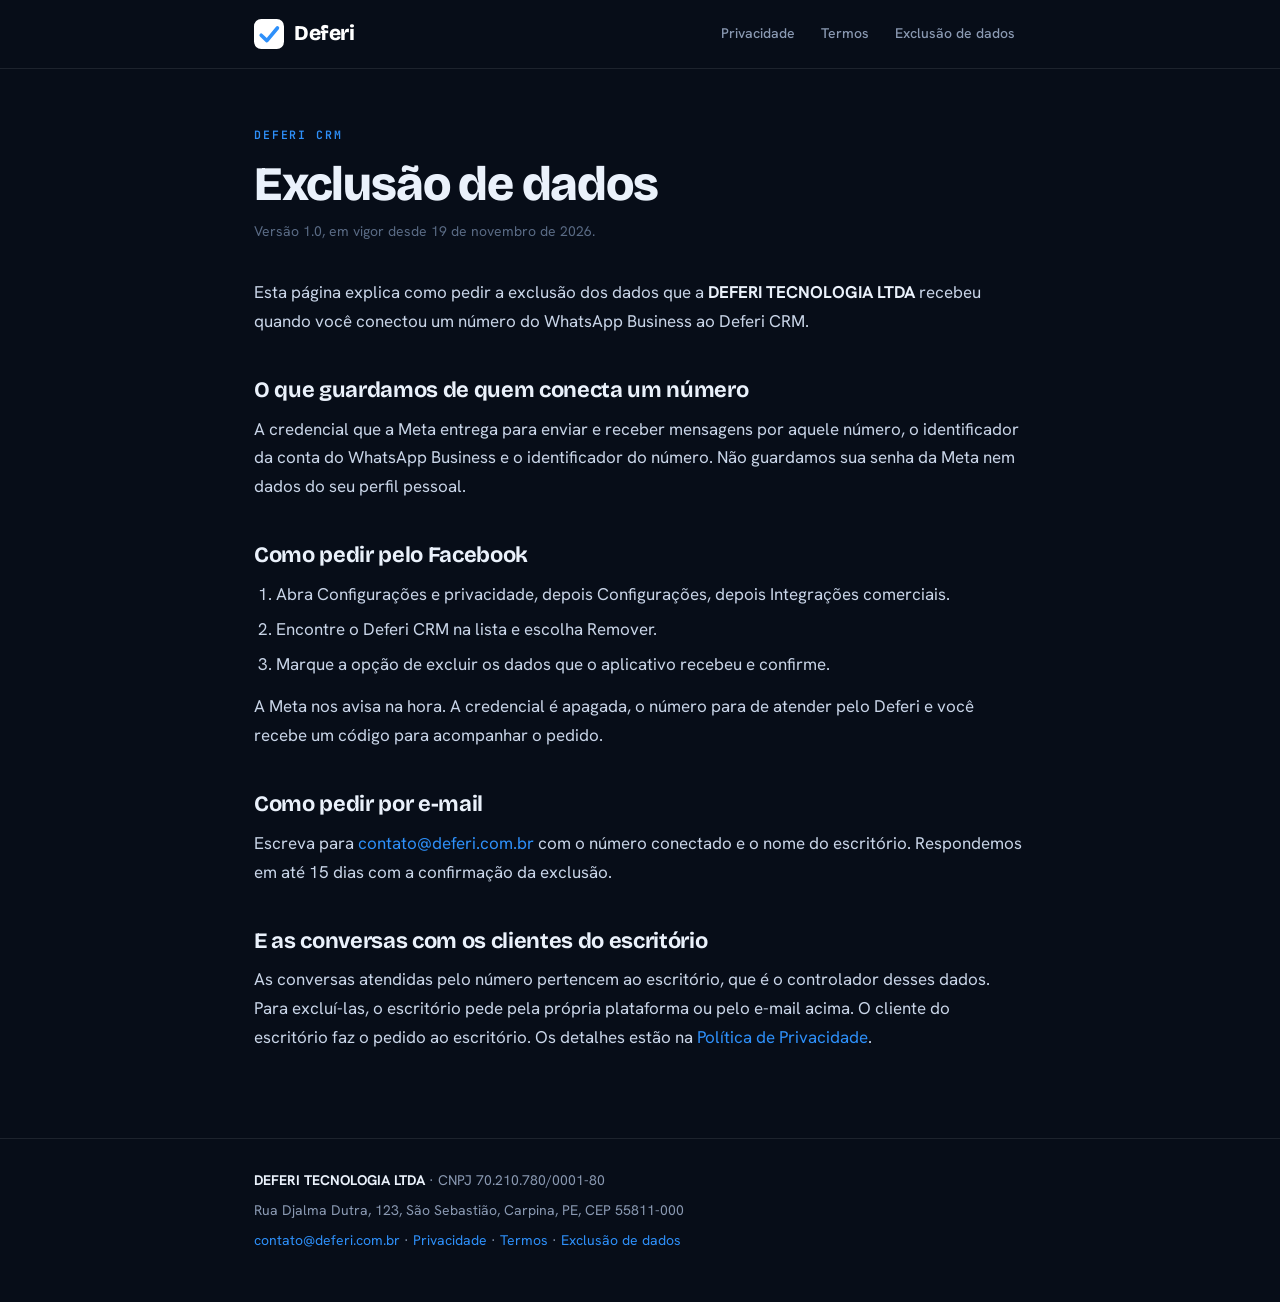
<file: exclusao-de-dados.html>
<!DOCTYPE html>
<html lang="pt-BR">
<head>
<meta charset="UTF-8">
<meta name="viewport" content="width=device-width, initial-scale=1">
<title>Exclusão de dados · Deferi</title>
<meta name="description" content="Como pedir a exclusão dos dados que o Deferi recebeu quando você conectou um número do WhatsApp Business.">
<link rel="icon" href="img/favicon.svg" type="image/svg+xml">
<link rel="preconnect" href="https://fonts.googleapis.com">
<link rel="preconnect" href="https://fonts.gstatic.com" crossorigin>
<link href="https://fonts.googleapis.com/css2?family=Bricolage+Grotesque:opsz,wght@12..96,700;12..96,800&family=Hanken+Grotesk:wght@400;500;600&family=JetBrains+Mono:wght@500;600&display=swap" rel="stylesheet">
<link rel="stylesheet" href="legal.css">
</head>
<body>
<header><div class="wrap nav">
  <a class="marca" href="/" aria-label="Deferi, página inicial">
    <svg viewBox="0 0 100 100" aria-hidden="true"><rect width="100" height="100" rx="24" fill="#fff"/><path d="M24 54 L43 72 L78 30" fill="none" stroke="#2E90FA" stroke-width="12" stroke-linecap="round" stroke-linejoin="round"/></svg>
    <span>Deferi</span>
  </a>
  <nav><a href="privacidade.html">Privacidade</a><a href="termos.html">Termos</a><a href="exclusao-de-dados.html">Exclusão de dados</a></nav>
</div></header>
<main class="wrap doc">
<span class="eyebrow">Deferi CRM</span>
<h1>Exclusão de dados</h1>
<p class="meta">Versão 1.0, em vigor desde 19 de novembro de 2026.</p>
<p>Esta página explica como pedir a exclusão dos dados que a <strong>DEFERI TECNOLOGIA LTDA</strong> recebeu quando você conectou um número do WhatsApp Business ao Deferi CRM.</p>

<h2>O que guardamos de quem conecta um número</h2>
<p>A credencial que a Meta entrega para enviar e receber mensagens por aquele número, o identificador da conta do WhatsApp Business e o identificador do número. Não guardamos sua senha da Meta nem dados do seu perfil pessoal.</p>

<h2>Como pedir pelo Facebook</h2>
<ol>
  <li>Abra Configurações e privacidade, depois Configurações, depois Integrações comerciais.</li>
  <li>Encontre o Deferi CRM na lista e escolha Remover.</li>
  <li>Marque a opção de excluir os dados que o aplicativo recebeu e confirme.</li>
</ol>
<p>A Meta nos avisa na hora. A credencial é apagada, o número para de atender pelo Deferi e você recebe um código para acompanhar o pedido.</p>

<h2>Como pedir por e-mail</h2>
<p>Escreva para <a href="mailto:contato@deferi.com.br">contato@deferi.com.br</a> com o número conectado e o nome do escritório. Respondemos em até 15 dias com a confirmação da exclusão.</p>

<h2>E as conversas com os clientes do escritório</h2>
<p>As conversas atendidas pelo número pertencem ao escritório, que é o controlador desses dados. Para excluí-las, o escritório pede pela própria plataforma ou pelo e-mail acima. O cliente do escritório faz o pedido ao escritório. Os detalhes estão na <a href="privacidade.html">Política de Privacidade</a>.</p>
</main>
<footer><div class="wrap">
  <p><strong>DEFERI TECNOLOGIA LTDA</strong> · CNPJ 70.210.780/0001-80</p>
  <p>Rua Djalma Dutra, 123, São Sebastião, Carpina, PE, CEP 55811-000</p>
  <p><a href="mailto:contato@deferi.com.br">contato@deferi.com.br</a> · <a href="privacidade.html">Privacidade</a> · <a href="termos.html">Termos</a> · <a href="exclusao-de-dados.html">Exclusão de dados</a></p>
</div></footer>
</body>
</html>
</file>
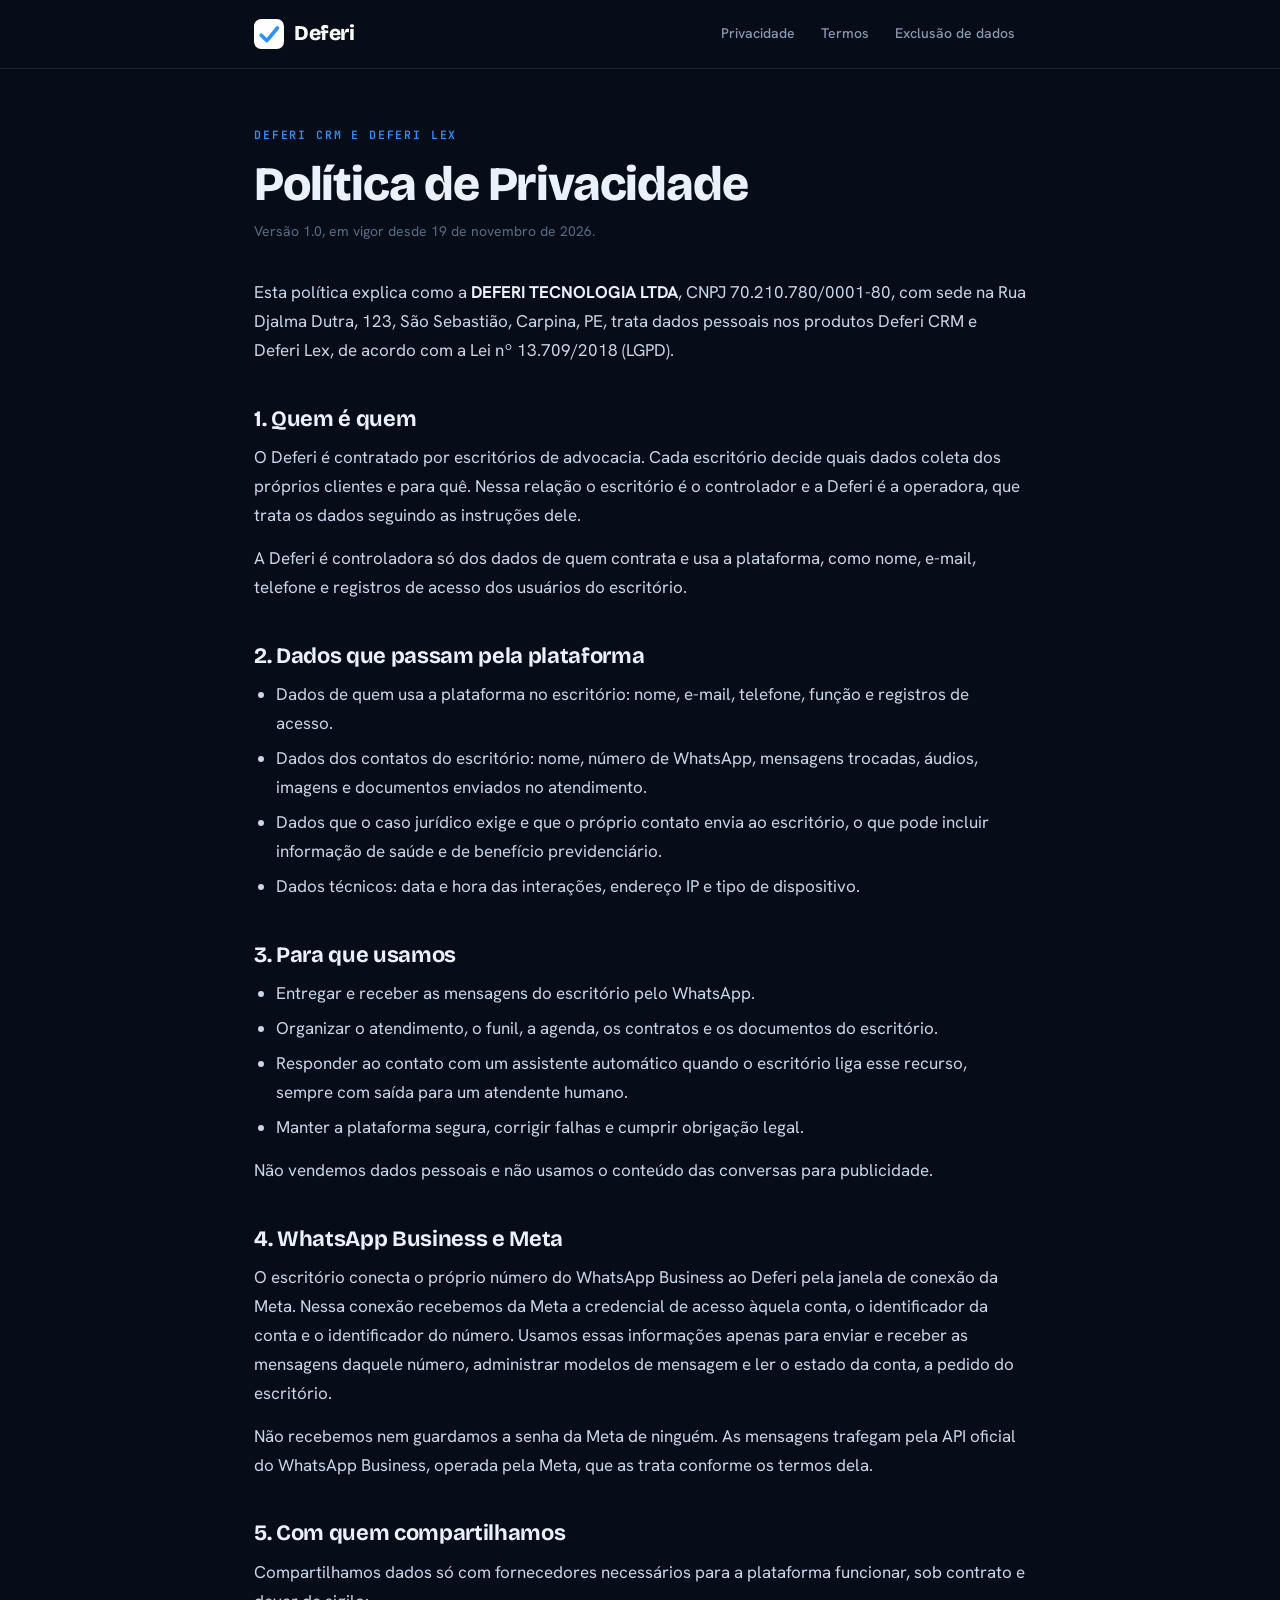
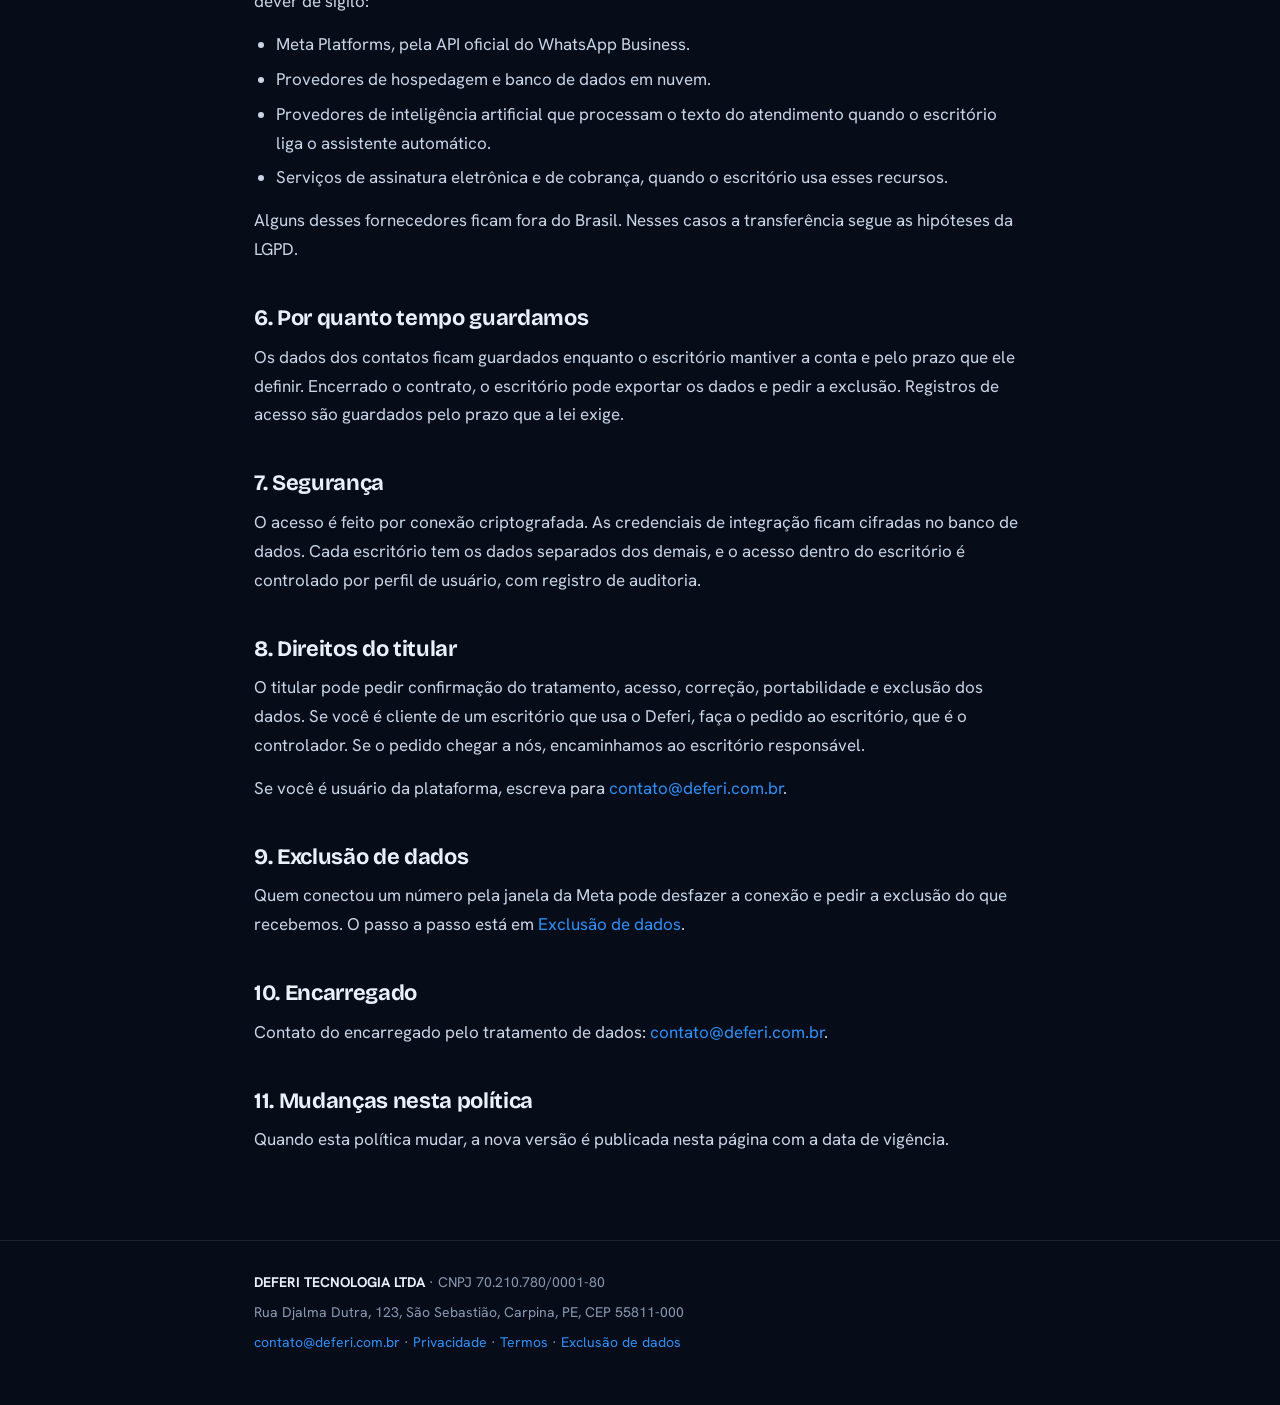
<file: privacidade.html>
<!DOCTYPE html>
<html lang="pt-BR">
<head>
<meta charset="UTF-8">
<meta name="viewport" content="width=device-width, initial-scale=1">
<title>Política de Privacidade · Deferi</title>
<meta name="description" content="Como a Deferi Tecnologia trata dados pessoais no Deferi CRM e no Deferi Lex.">
<link rel="icon" href="img/favicon.svg" type="image/svg+xml">
<link rel="preconnect" href="https://fonts.googleapis.com">
<link rel="preconnect" href="https://fonts.gstatic.com" crossorigin>
<link href="https://fonts.googleapis.com/css2?family=Bricolage+Grotesque:opsz,wght@12..96,700;12..96,800&family=Hanken+Grotesk:wght@400;500;600&family=JetBrains+Mono:wght@500;600&display=swap" rel="stylesheet">
<link rel="stylesheet" href="legal.css">
</head>
<body>
<header><div class="wrap nav">
  <a class="marca" href="/" aria-label="Deferi, página inicial">
    <svg viewBox="0 0 100 100" aria-hidden="true"><rect width="100" height="100" rx="24" fill="#fff"/><path d="M24 54 L43 72 L78 30" fill="none" stroke="#2E90FA" stroke-width="12" stroke-linecap="round" stroke-linejoin="round"/></svg>
    <span>Deferi</span>
  </a>
  <nav><a href="privacidade.html">Privacidade</a><a href="termos.html">Termos</a><a href="exclusao-de-dados.html">Exclusão de dados</a></nav>
</div></header>
<main class="wrap doc">
<span class="eyebrow">Deferi CRM e Deferi Lex</span>
<h1>Política de Privacidade</h1>
<p class="meta">Versão 1.0, em vigor desde 19 de novembro de 2026.</p>
<p>Esta política explica como a <strong>DEFERI TECNOLOGIA LTDA</strong>, CNPJ 70.210.780/0001-80, com sede na Rua Djalma Dutra, 123, São Sebastião, Carpina, PE, trata dados pessoais nos produtos Deferi CRM e Deferi Lex, de acordo com a Lei nº 13.709/2018 (LGPD).</p>

<h2>1. Quem é quem</h2>
<p>O Deferi é contratado por escritórios de advocacia. Cada escritório decide quais dados coleta dos próprios clientes e para quê. Nessa relação o escritório é o controlador e a Deferi é a operadora, que trata os dados seguindo as instruções dele.</p>
<p>A Deferi é controladora só dos dados de quem contrata e usa a plataforma, como nome, e-mail, telefone e registros de acesso dos usuários do escritório.</p>

<h2>2. Dados que passam pela plataforma</h2>
<ul>
  <li>Dados de quem usa a plataforma no escritório: nome, e-mail, telefone, função e registros de acesso.</li>
  <li>Dados dos contatos do escritório: nome, número de WhatsApp, mensagens trocadas, áudios, imagens e documentos enviados no atendimento.</li>
  <li>Dados que o caso jurídico exige e que o próprio contato envia ao escritório, o que pode incluir informação de saúde e de benefício previdenciário.</li>
  <li>Dados técnicos: data e hora das interações, endereço IP e tipo de dispositivo.</li>
</ul>

<h2>3. Para que usamos</h2>
<ul>
  <li>Entregar e receber as mensagens do escritório pelo WhatsApp.</li>
  <li>Organizar o atendimento, o funil, a agenda, os contratos e os documentos do escritório.</li>
  <li>Responder ao contato com um assistente automático quando o escritório liga esse recurso, sempre com saída para um atendente humano.</li>
  <li>Manter a plataforma segura, corrigir falhas e cumprir obrigação legal.</li>
</ul>
<p>Não vendemos dados pessoais e não usamos o conteúdo das conversas para publicidade.</p>

<h2>4. WhatsApp Business e Meta</h2>
<p>O escritório conecta o próprio número do WhatsApp Business ao Deferi pela janela de conexão da Meta. Nessa conexão recebemos da Meta a credencial de acesso àquela conta, o identificador da conta e o identificador do número. Usamos essas informações apenas para enviar e receber as mensagens daquele número, administrar modelos de mensagem e ler o estado da conta, a pedido do escritório.</p>
<p>Não recebemos nem guardamos a senha da Meta de ninguém. As mensagens trafegam pela API oficial do WhatsApp Business, operada pela Meta, que as trata conforme os termos dela.</p>

<h2>5. Com quem compartilhamos</h2>
<p>Compartilhamos dados só com fornecedores necessários para a plataforma funcionar, sob contrato e dever de sigilo:</p>
<ul>
  <li>Meta Platforms, pela API oficial do WhatsApp Business.</li>
  <li>Provedores de hospedagem e banco de dados em nuvem.</li>
  <li>Provedores de inteligência artificial que processam o texto do atendimento quando o escritório liga o assistente automático.</li>
  <li>Serviços de assinatura eletrônica e de cobrança, quando o escritório usa esses recursos.</li>
</ul>
<p>Alguns desses fornecedores ficam fora do Brasil. Nesses casos a transferência segue as hipóteses da LGPD.</p>

<h2>6. Por quanto tempo guardamos</h2>
<p>Os dados dos contatos ficam guardados enquanto o escritório mantiver a conta e pelo prazo que ele definir. Encerrado o contrato, o escritório pode exportar os dados e pedir a exclusão. Registros de acesso são guardados pelo prazo que a lei exige.</p>

<h2>7. Segurança</h2>
<p>O acesso é feito por conexão criptografada. As credenciais de integração ficam cifradas no banco de dados. Cada escritório tem os dados separados dos demais, e o acesso dentro do escritório é controlado por perfil de usuário, com registro de auditoria.</p>

<h2>8. Direitos do titular</h2>
<p>O titular pode pedir confirmação do tratamento, acesso, correção, portabilidade e exclusão dos dados. Se você é cliente de um escritório que usa o Deferi, faça o pedido ao escritório, que é o controlador. Se o pedido chegar a nós, encaminhamos ao escritório responsável.</p>
<p>Se você é usuário da plataforma, escreva para <a href="mailto:contato@deferi.com.br">contato@deferi.com.br</a>.</p>

<h2>9. Exclusão de dados</h2>
<p>Quem conectou um número pela janela da Meta pode desfazer a conexão e pedir a exclusão do que recebemos. O passo a passo está em <a href="exclusao-de-dados.html">Exclusão de dados</a>.</p>

<h2>10. Encarregado</h2>
<p>Contato do encarregado pelo tratamento de dados: <a href="mailto:contato@deferi.com.br">contato@deferi.com.br</a>.</p>

<h2>11. Mudanças nesta política</h2>
<p>Quando esta política mudar, a nova versão é publicada nesta página com a data de vigência.</p>
</main>
<footer><div class="wrap">
  <p><strong>DEFERI TECNOLOGIA LTDA</strong> · CNPJ 70.210.780/0001-80</p>
  <p>Rua Djalma Dutra, 123, São Sebastião, Carpina, PE, CEP 55811-000</p>
  <p><a href="mailto:contato@deferi.com.br">contato@deferi.com.br</a> · <a href="privacidade.html">Privacidade</a> · <a href="termos.html">Termos</a> · <a href="exclusao-de-dados.html">Exclusão de dados</a></p>
</div></footer>
</body>
</html>
</file>
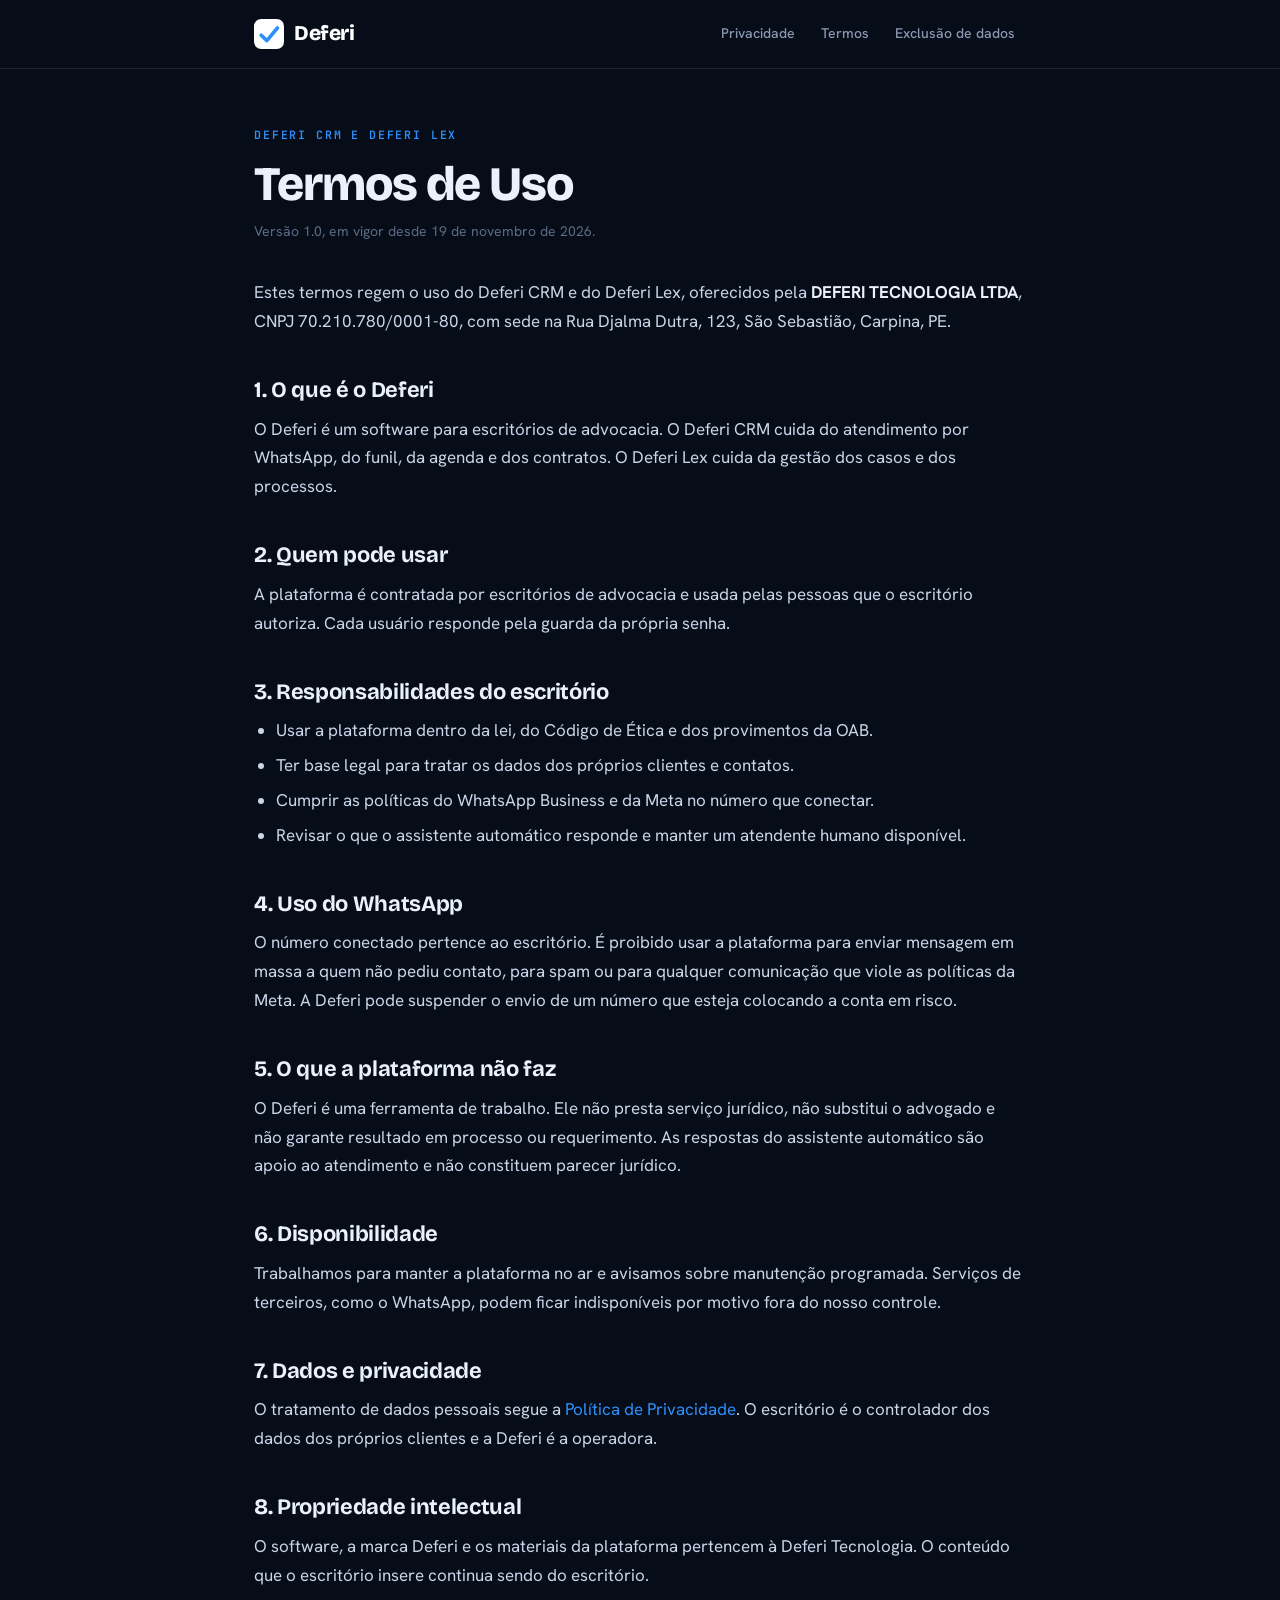
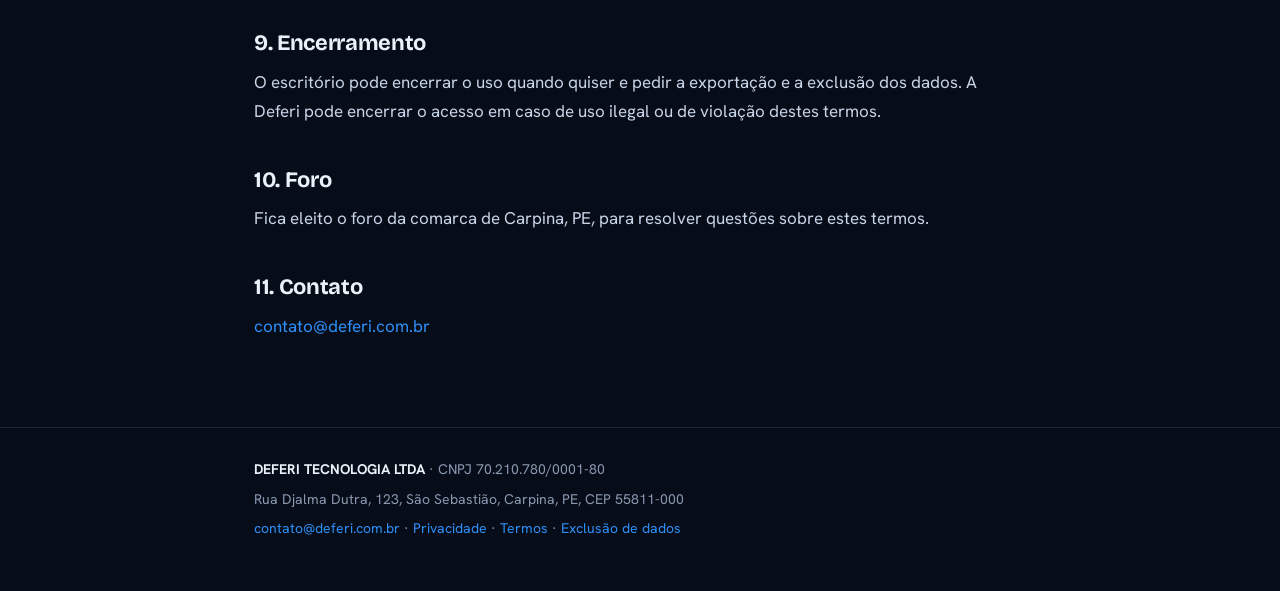
<file: termos.html>
<!DOCTYPE html>
<html lang="pt-BR">
<head>
<meta charset="UTF-8">
<meta name="viewport" content="width=device-width, initial-scale=1">
<title>Termos de Uso · Deferi</title>
<meta name="description" content="Regras de uso do Deferi CRM e do Deferi Lex.">
<link rel="icon" href="img/favicon.svg" type="image/svg+xml">
<link rel="preconnect" href="https://fonts.googleapis.com">
<link rel="preconnect" href="https://fonts.gstatic.com" crossorigin>
<link href="https://fonts.googleapis.com/css2?family=Bricolage+Grotesque:opsz,wght@12..96,700;12..96,800&family=Hanken+Grotesk:wght@400;500;600&family=JetBrains+Mono:wght@500;600&display=swap" rel="stylesheet">
<link rel="stylesheet" href="legal.css">
</head>
<body>
<header><div class="wrap nav">
  <a class="marca" href="/" aria-label="Deferi, página inicial">
    <svg viewBox="0 0 100 100" aria-hidden="true"><rect width="100" height="100" rx="24" fill="#fff"/><path d="M24 54 L43 72 L78 30" fill="none" stroke="#2E90FA" stroke-width="12" stroke-linecap="round" stroke-linejoin="round"/></svg>
    <span>Deferi</span>
  </a>
  <nav><a href="privacidade.html">Privacidade</a><a href="termos.html">Termos</a><a href="exclusao-de-dados.html">Exclusão de dados</a></nav>
</div></header>
<main class="wrap doc">
<span class="eyebrow">Deferi CRM e Deferi Lex</span>
<h1>Termos de Uso</h1>
<p class="meta">Versão 1.0, em vigor desde 19 de novembro de 2026.</p>
<p>Estes termos regem o uso do Deferi CRM e do Deferi Lex, oferecidos pela <strong>DEFERI TECNOLOGIA LTDA</strong>, CNPJ 70.210.780/0001-80, com sede na Rua Djalma Dutra, 123, São Sebastião, Carpina, PE.</p>

<h2>1. O que é o Deferi</h2>
<p>O Deferi é um software para escritórios de advocacia. O Deferi CRM cuida do atendimento por WhatsApp, do funil, da agenda e dos contratos. O Deferi Lex cuida da gestão dos casos e dos processos.</p>

<h2>2. Quem pode usar</h2>
<p>A plataforma é contratada por escritórios de advocacia e usada pelas pessoas que o escritório autoriza. Cada usuário responde pela guarda da própria senha.</p>

<h2>3. Responsabilidades do escritório</h2>
<ul>
  <li>Usar a plataforma dentro da lei, do Código de Ética e dos provimentos da OAB.</li>
  <li>Ter base legal para tratar os dados dos próprios clientes e contatos.</li>
  <li>Cumprir as políticas do WhatsApp Business e da Meta no número que conectar.</li>
  <li>Revisar o que o assistente automático responde e manter um atendente humano disponível.</li>
</ul>

<h2>4. Uso do WhatsApp</h2>
<p>O número conectado pertence ao escritório. É proibido usar a plataforma para enviar mensagem em massa a quem não pediu contato, para spam ou para qualquer comunicação que viole as políticas da Meta. A Deferi pode suspender o envio de um número que esteja colocando a conta em risco.</p>

<h2>5. O que a plataforma não faz</h2>
<p>O Deferi é uma ferramenta de trabalho. Ele não presta serviço jurídico, não substitui o advogado e não garante resultado em processo ou requerimento. As respostas do assistente automático são apoio ao atendimento e não constituem parecer jurídico.</p>

<h2>6. Disponibilidade</h2>
<p>Trabalhamos para manter a plataforma no ar e avisamos sobre manutenção programada. Serviços de terceiros, como o WhatsApp, podem ficar indisponíveis por motivo fora do nosso controle.</p>

<h2>7. Dados e privacidade</h2>
<p>O tratamento de dados pessoais segue a <a href="privacidade.html">Política de Privacidade</a>. O escritório é o controlador dos dados dos próprios clientes e a Deferi é a operadora.</p>

<h2>8. Propriedade intelectual</h2>
<p>O software, a marca Deferi e os materiais da plataforma pertencem à Deferi Tecnologia. O conteúdo que o escritório insere continua sendo do escritório.</p>

<h2>9. Encerramento</h2>
<p>O escritório pode encerrar o uso quando quiser e pedir a exportação e a exclusão dos dados. A Deferi pode encerrar o acesso em caso de uso ilegal ou de violação destes termos.</p>

<h2>10. Foro</h2>
<p>Fica eleito o foro da comarca de Carpina, PE, para resolver questões sobre estes termos.</p>

<h2>11. Contato</h2>
<p><a href="mailto:contato@deferi.com.br">contato@deferi.com.br</a></p>
</main>
<footer><div class="wrap">
  <p><strong>DEFERI TECNOLOGIA LTDA</strong> · CNPJ 70.210.780/0001-80</p>
  <p>Rua Djalma Dutra, 123, São Sebastião, Carpina, PE, CEP 55811-000</p>
  <p><a href="mailto:contato@deferi.com.br">contato@deferi.com.br</a> · <a href="privacidade.html">Privacidade</a> · <a href="termos.html">Termos</a> · <a href="exclusao-de-dados.html">Exclusão de dados</a></p>
</div></footer>
</body>
</html>
</file>
<file: legal.css>
:root{--bg:#070D18;--panel:#0E1A2E;--line:rgba(255,255,255,.09);--ink:#EAF1FB;--mut:#8A99B2;--faint:#5A6B85;--blue:#2E90FA;
  --mono:"JetBrains Mono",ui-monospace,"SF Mono",Menlo,monospace;
  --sans:"Hanken Grotesk",-apple-system,BlinkMacSystemFont,"Segoe UI",sans-serif;
  --display:"Bricolage Grotesque","Hanken Grotesk",-apple-system,sans-serif;color-scheme:dark}
*{box-sizing:border-box}
html{-webkit-text-size-adjust:100%}
body{margin:0;background:var(--bg);color:var(--ink);font-family:var(--sans);font-size:17px;line-height:1.7;-webkit-font-smoothing:antialiased}
a{color:var(--blue);text-decoration:none}
a:hover{text-decoration:underline}
:focus-visible{outline:2px solid var(--blue);outline-offset:3px;border-radius:6px}
.wrap{max-width:820px;margin:0 auto;padding:0 24px}
header{border-bottom:1px solid var(--line)}
.nav{display:flex;align-items:center;justify-content:space-between;gap:16px;min-height:68px;flex-wrap:wrap;padding-top:10px;padding-bottom:10px}
.marca{display:flex;align-items:center;gap:10px;color:#fff;font-family:var(--display);font-weight:800;font-size:21px;letter-spacing:-.02em}
.marca:hover{text-decoration:none}
.marca svg{width:30px;height:30px;display:block}
nav{display:flex;gap:4px;flex-wrap:wrap}
nav a{color:var(--mut);font-size:14px;font-weight:500;padding:8px 11px;border-radius:9px}
nav a:hover{color:var(--ink);background:rgba(255,255,255,.05);text-decoration:none}
.doc{padding-top:56px;padding-bottom:72px}
.eyebrow{font-family:var(--mono);font-size:11.5px;font-weight:600;letter-spacing:.16em;text-transform:uppercase;color:var(--blue);display:block;margin-bottom:14px}
h1{font-family:var(--display);font-weight:800;letter-spacing:-.025em;font-size:clamp(34px,6vw,48px);line-height:1.08;margin:0 0 10px}
h2{font-family:var(--display);font-weight:700;letter-spacing:-.015em;font-size:22px;line-height:1.3;margin:40px 0 10px}
p,li{color:#C9D5E8}
p{margin:0 0 14px}
ul,ol{padding-left:22px;margin:0 0 14px}
li{margin-bottom:6px}
strong{color:var(--ink)}
.meta{color:var(--faint);font-size:14px;margin-bottom:34px}
footer{border-top:1px solid var(--line);padding:30px 0 44px}
footer p{color:var(--mut);font-size:14px;margin:0 0 6px}
footer strong{color:var(--ink)}
</file>
